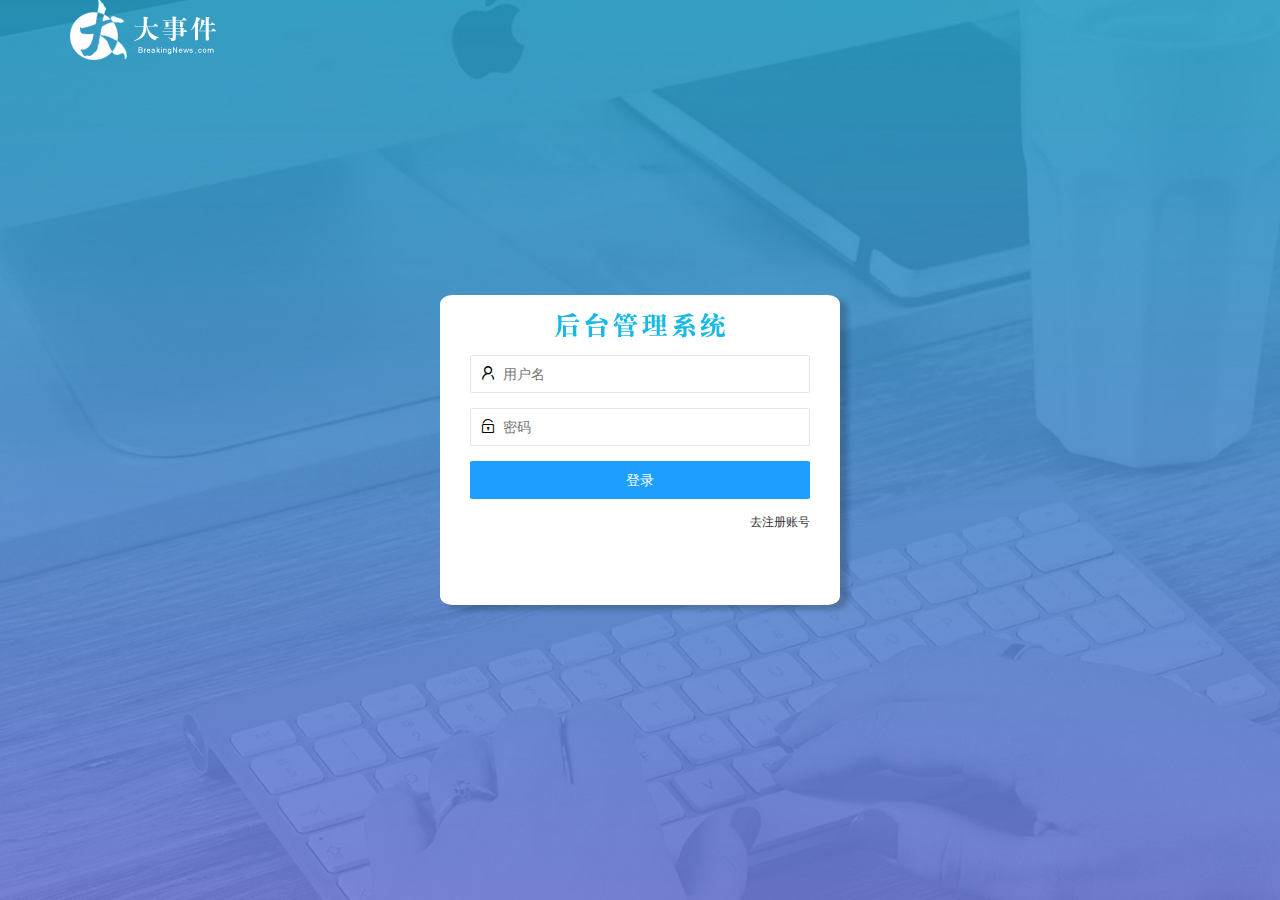
<file: code/login.html>
<!DOCTYPE html>
<html lang="en">

<head>
    <meta charset="UTF-8">
    <meta http-equiv="X-UA-Compatible" content="IE=edge">
    <meta name="viewport" content="width=device-width, initial-scale=1.0">
    <title>登录页面</title>
    <link rel="stylesheet" href="assets/lib/layui/css/layui.css">
    <link rel="stylesheet" href="assets/css/login.css" />
</head>

<body>
    <!-- 头部logo -->
    <div class="layui-main logo">
        <img src="./assets/images/logo.png" alt="" />
    </div>
    <!-- 登录注册 -->
    <div class="login">
        <div class="logo_title">
        </div>
        <!-- 登录div -->
        <div class="login-box">
            <!-- 登录表单 -->
            <form class="layui-form" id="form_login">
                <!-- 用户名 -->
                <div class="layui-form-item">
                    <i class="layui-icon layui-icon-username
                    "></i>   
                    <input type="text" name="username" required lay-verify="required" placeholder="用户名"
                        autocomplete="off" class="layui-input loginInput">
                </div>
                <!-- 密码 -->
                <div class="layui-form-item">
                    <i class="layui-icon layui-icon-password
                    "></i>   
                    <input type="password" name="password" required lay-verify="required|pwd" placeholder="密码"
                        autocomplete="off" class="layui-input loginInput">
                </div>
                <div class="layui-form-item">
                    <button class="layui-btn layui-btn-fluid layui-btn-normal " lay-submit>登录</button>

                </div>
                <div class="layui-form-item links"><a href="javascript:;" id="link_reg">去注册账号</a></div>
            </form>
        </div>
        <!-- 注册div -->
        <div class="reg-box">
            <!-- 注册表单 -->
            <form class="layui-form" id="form_reg">
                <!-- 用户名 -->
                <div class="layui-form-item">
                    <i class="layui-icon layui-icon-username
                    "></i>   
                    <input type="text" name="username" required lay-verify="required" placeholder="用户名"
                        autocomplete="off" class="layui-input loginInput">
                </div>
                <!-- 密码 -->
                <div class="layui-form-item">
                    <i class="layui-icon layui-icon-password
                    "></i>   
                    <input type="password" name="password" required lay-verify="required|pwd" placeholder="密码"
                        autocomplete="off" class="layui-input loginInput">
                </div>
                <!-- 确认密码 -->
                <div class="layui-form-item">
                    <i class="layui-icon layui-icon-password
                    "></i>   
                    <input type="password" name="regpassword" required lay-verify="required|pwd|regpwd" placeholder="确认密码"
                        autocomplete="off" class="layui-input loginInput">
                </div>
                <div class="layui-form-item">
                    <button class="layui-btn layui-btn-fluid layui-btn-normal " lay-submit>注册</button>

                </div>
                <div class="layui-form-item links"><a href="javascript:;" id="link_login">去登录</a></div>
            </form>
            
        </div>

    </div>
    <!-- layui.js -->
    <script src="./assets/lib/layui/layui.all.js"></script>
    <!-- jquery -->
    <script src="./assets/lib/jquery.js">
    </script>
    <script src="./assets/js/baseApi.js"></script>
    <!-- login -->
    <script src="./assets/js/login.js">
    </script>
</body>

</html>
</file>
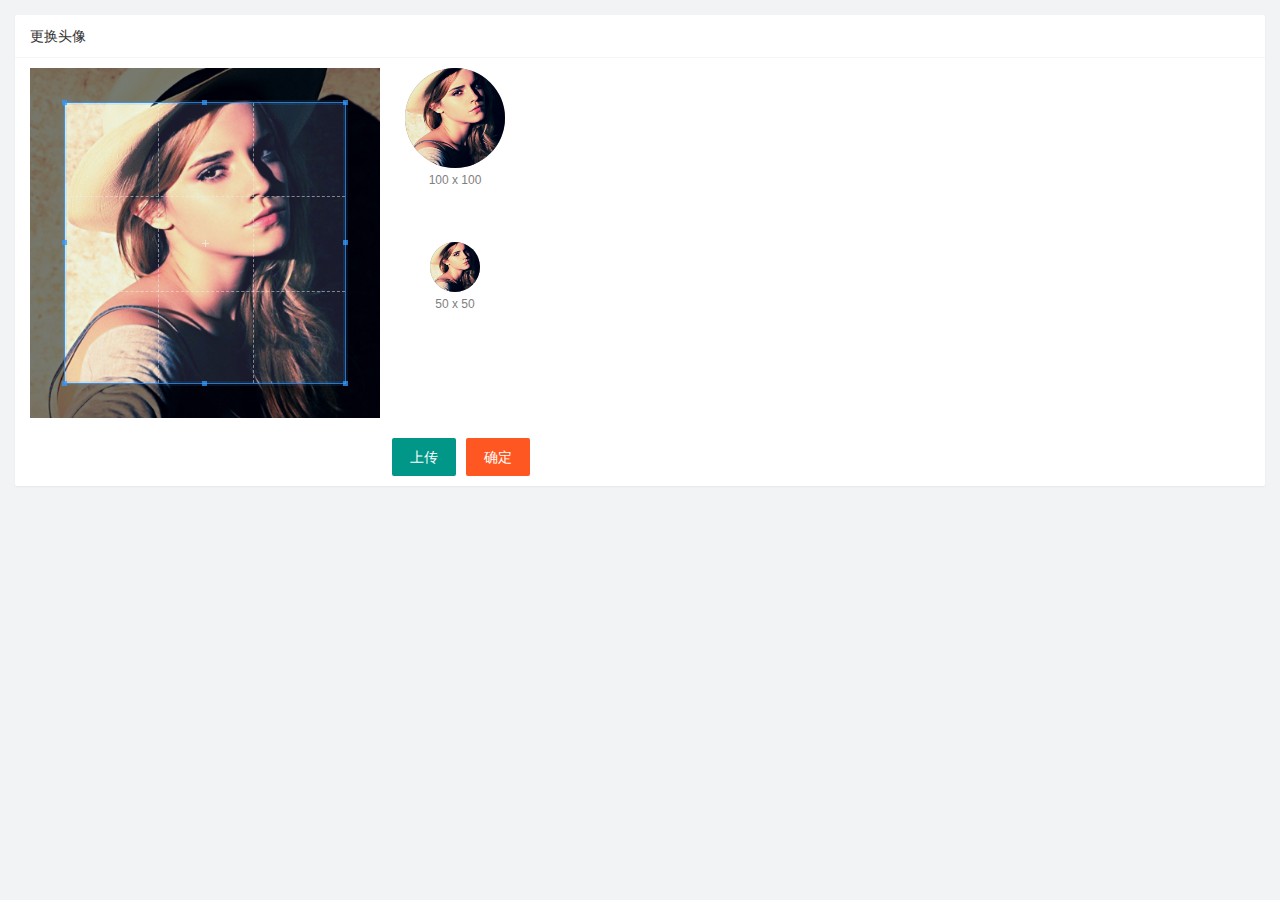
<file: code/user/user_avater.html>
<!DOCTYPE html>
<html lang="en">

<head>
    <meta charset="UTF-8">
    <meta http-equiv="X-UA-Compatible" content="IE=edge">
    <meta name="viewport" content="width=device-width, initial-scale=1.0">
    <title>Document</title>
    <link rel="stylesheet" href="../assets/lib/layui/css/layui.css" />
    <!-- 导入cropper -->
    <link rel="stylesheet" href="../assets/lib/cropper/cropper.css">
    <link rel="stylesheet" href="../assets/css/user/user_avater.css" />
</head>

<body>
    <div class="layui-card">
        <div class="layui-card-header">更换头像</div>
        <div class="layui-card-body">
            <!-- 第一行的图片裁剪和预览区域 -->
            <div class="row1">
                <!-- 图片裁剪区域 -->
                <div class="cropper-box">
                    <!-- 这个 img 标签很重要，将来会把它初始化为裁剪区域 -->
                    <img id="image" src="../assets/images/sample.jpg" />
                </div>
                <!-- 图片的预览区域 -->
                <div class="preview-box">
                    <div>
                        <!-- 宽高为 100px 的预览区域 -->
                        <div class="img-preview w100"></div>
                        <p class="size">100 x 100</p>
                    </div>
                    <div>
                        <!-- 宽高为 50px 的预览区域 -->
                        <div class="img-preview w50"></div>
                        <p class="size">50 x 50</p>
                    </div>
                </div>
            </div>
            <!-- 第二行的按钮区域 -->
            <div class="row2">
                <!-- 设置一个隐藏的文件选择按钮 -->
                <input type="file" id="file" accept="image/png,image/jpg,image/jpge,image/gif" />
                <button type="button" class="layui-btn" id="btnChooseImage">上传</button>
                <button type="button" class="layui-btn layui-btn-danger" id="btnUpload">确定</button>
            </div>
        </div>
    </div>
    <script src="../assets/lib/jquery.js"></script>
    <script src="../assets/lib/cropper/Cropper.js"></script>
    <script src="../assets/lib/cropper/jquery-cropper.js"></script>
    <script src="../assets/lib/layui/layui.all.js"></script>
    <script src="../assets/js/baseApi.js"></script>
    <script src="../assets/js/user/user_avater.js"></script>
</body>

</html>
</file>
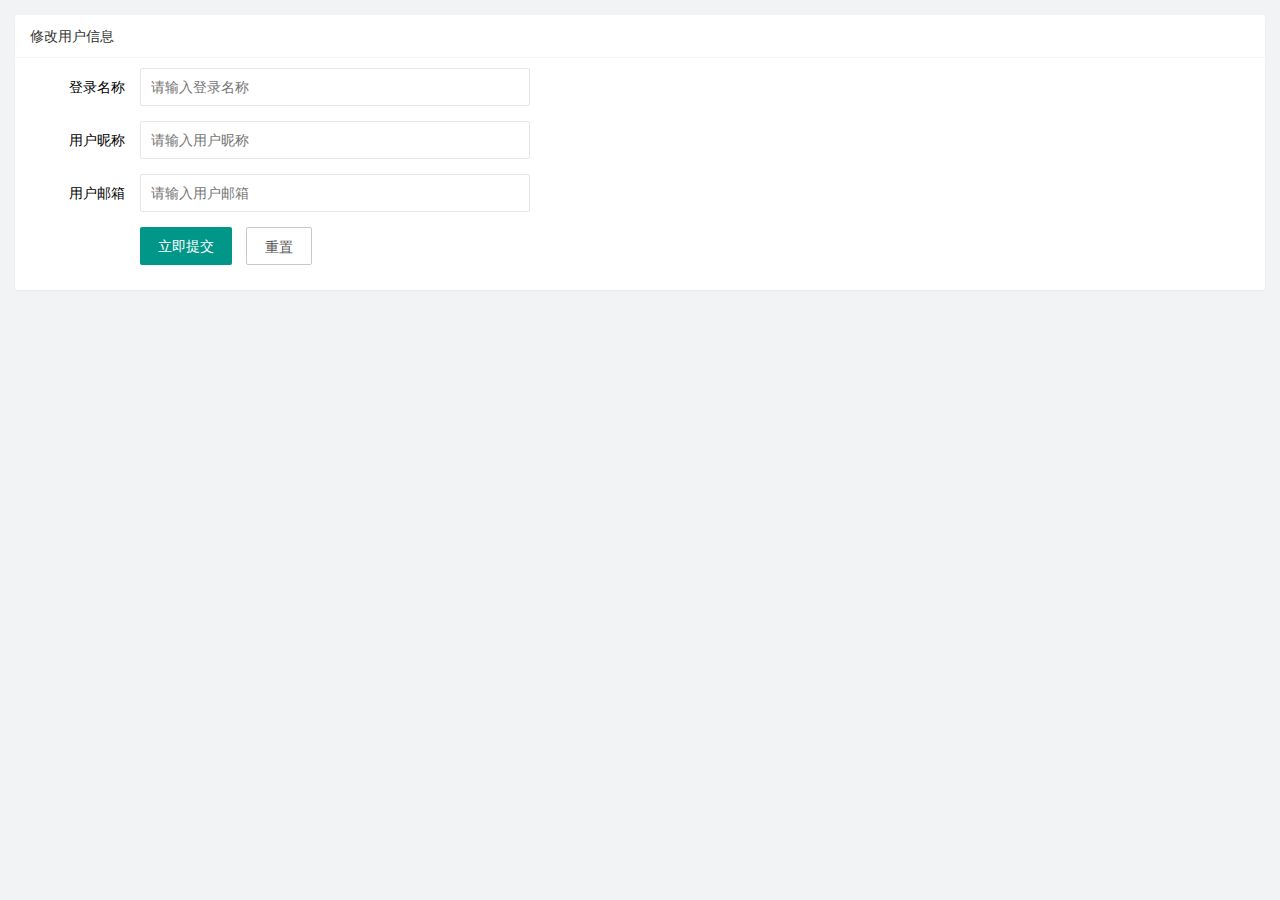
<file: code/user/user_info.html>
<!DOCTYPE html>
<html lang="en">

<head>
    <meta charset="UTF-8">
    <meta http-equiv="X-UA-Compatible" content="IE=edge">
    <meta name="viewport" content="width=device-width, initial-scale=1.0">
    <title>Document</title>
    <link rel="stylesheet" href="..//assets/lib/layui/css/layui.css">
    <link rel="stylesheet" href="../assets/css/user/user_info.css">
</head>

<body>
    <div class="layui-card">
        <div class="layui-card-header">修改用户信息</div>
        <div class="layui-card-body">
            <form class="layui-form" lay-filter="formUserInfo">
                <!-- id隐藏域 -->
                <input type="hidden" name="id"/>
                <div class="layui-form-item">
                    <label class="layui-form-label">登录名称</label>
                    <div class="layui-input-block">
                        <input type="text" name="username" required lay-verify="required" placeholder="请输入登录名称"
                            autocomplete="off" class="layui-input" readonly>
                    </div>
                </div>
                <div class="layui-form-item">
                    <label class="layui-form-label">用户昵称</label>
                    <div class="layui-input-block">
                        <input type="text" name="nickname" required lay-verify="required|nickname" placeholder="请输入用户昵称"
                            autocomplete="off" class="layui-input" >
                    </div>
                </div>
                <div class="layui-form-item">
                    <label class="layui-form-label">用户邮箱</label>
                    <div class="layui-input-block">
                        <input type="text" name="email" required lay-verify="required|email" placeholder="请输入用户邮箱"
                            autocomplete="off" class="layui-input" >
                    </div>
                </div>
                <div class="layui-form-item">
                    <div class="layui-input-block">
                        <button class="layui-btn" lay-submit lay-filter="formDemo">立即提交</button>
                        <button type="reset" class="layui-btn layui-btn-primary" id="btnReset">重置</button>
                    </div>
                </div>
            </form>
        </div>
    </div>
    <!-- 导入layui.js -->
    <script src="../assets/lib/layui/layui.all.js"></script>
    <script src="../assets/lib/jquery.js"></script>
    <!-- baseApi -->
    <script src="../assets/js/baseApi.js"></script>
    <script src="../assets/js/user/user_info.js"></script>
</body>

</html>
</file>
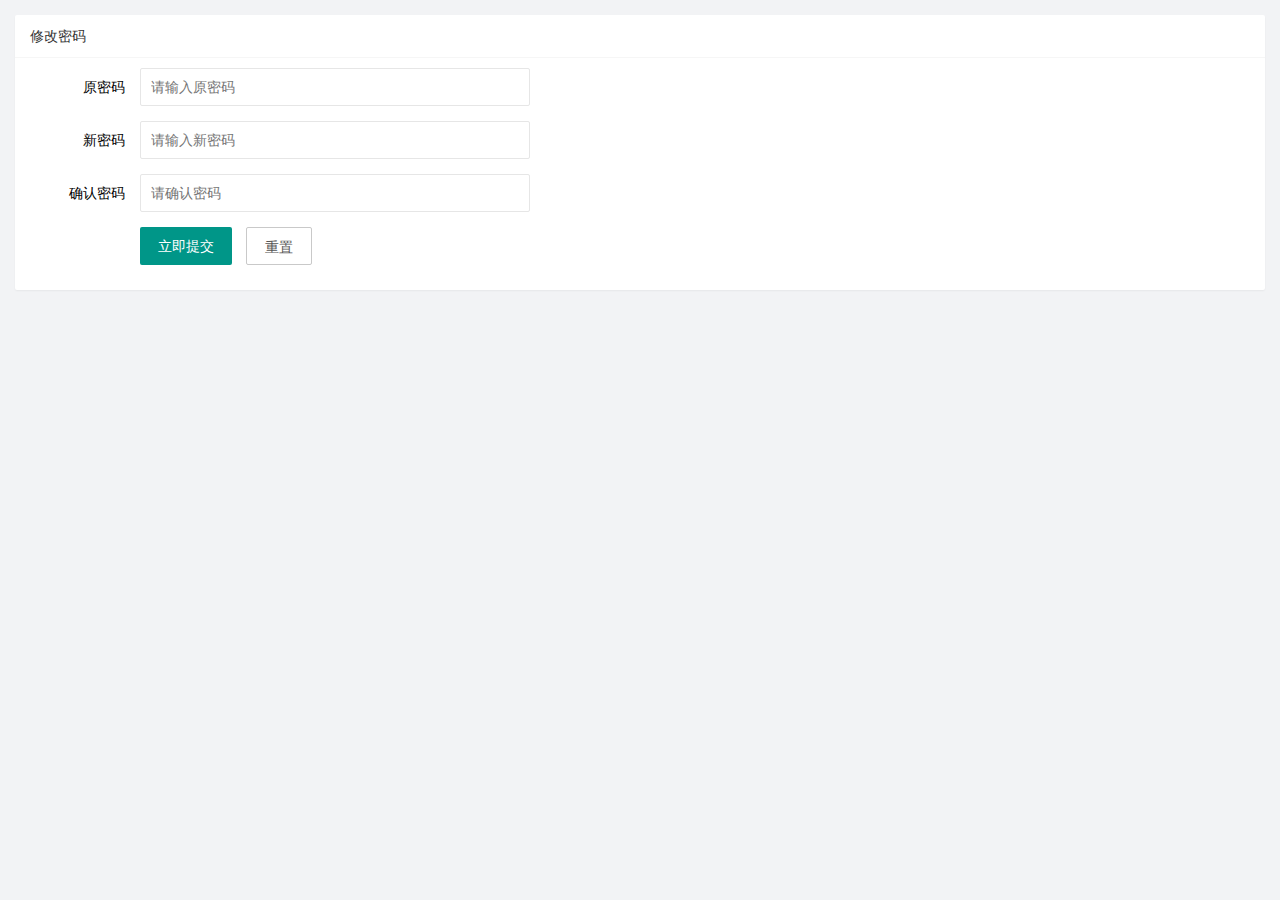
<file: code/user/user_pwd.html>
<!DOCTYPE html>
<html lang="en">

<head>
    <meta charset="UTF-8">
    <meta http-equiv="X-UA-Compatible" content="IE=edge">
    <meta name="viewport" content="width=device-width, initial-scale=1.0">
    <title>Document</title>
    <link rel="stylesheet" href="../assets/lib/layui/css/layui.css">
    <link rel="stylesheet" href="../assets/css/user/user_pwd.css">
</head>

<body>
    <div class="layui-card">
        <div class="layui-card-header">修改密码</div>
        <div class="layui-card-body">
            <form class="layui-form" action="">
                <div class="layui-form-item">
                    <label class="layui-form-label">原密码</label>
                    <div class="layui-input-block">
                        <input type="password" name="oldPwd" required lay-verify="required|pwd" placeholder="请输入原密码"
                            autocomplete="off" class="layui-input">
                    </div>
                </div>
                <div class="layui-form-item">
                    <label class="layui-form-label">新密码</label>
                    <div class="layui-input-block">
                        <input type="password" name="newPwd" required lay-verify="required|pwd|samepwd" placeholder="请输入新密码"
                            autocomplete="off" class="layui-input">
                    </div>
                </div>
                <div class="layui-form-item">
                    <label class="layui-form-label">确认密码</label>
                    <div class="layui-input-block">
                        <input type="password" name="rePwd" required lay-verify="required|pwd|repwd" placeholder="请确认密码"
                            autocomplete="off" class="layui-input">
                    </div>
                </div>
                <div class="layui-form-item">
                    <div class="layui-input-block">
                        <button class="layui-btn" lay-submit lay-filter="formDemo">立即提交</button>
                        <button type="reset" class="layui-btn layui-btn-primary" id="btnReset">重置</button>
                    </div>
                </div>
            </form>
        </div>
    </div>
    <script src="../assets/lib/layui/layui.all.js"></script>
    <script src="../assets/lib/jquery.js">
    </script>
    <!-- 导入BaseApi -->
    <script src="../assets/js/baseApi.js"></script>
    <script src="../assets/js/user/user_pwd.js"></script>
</body>

</html>
</file>
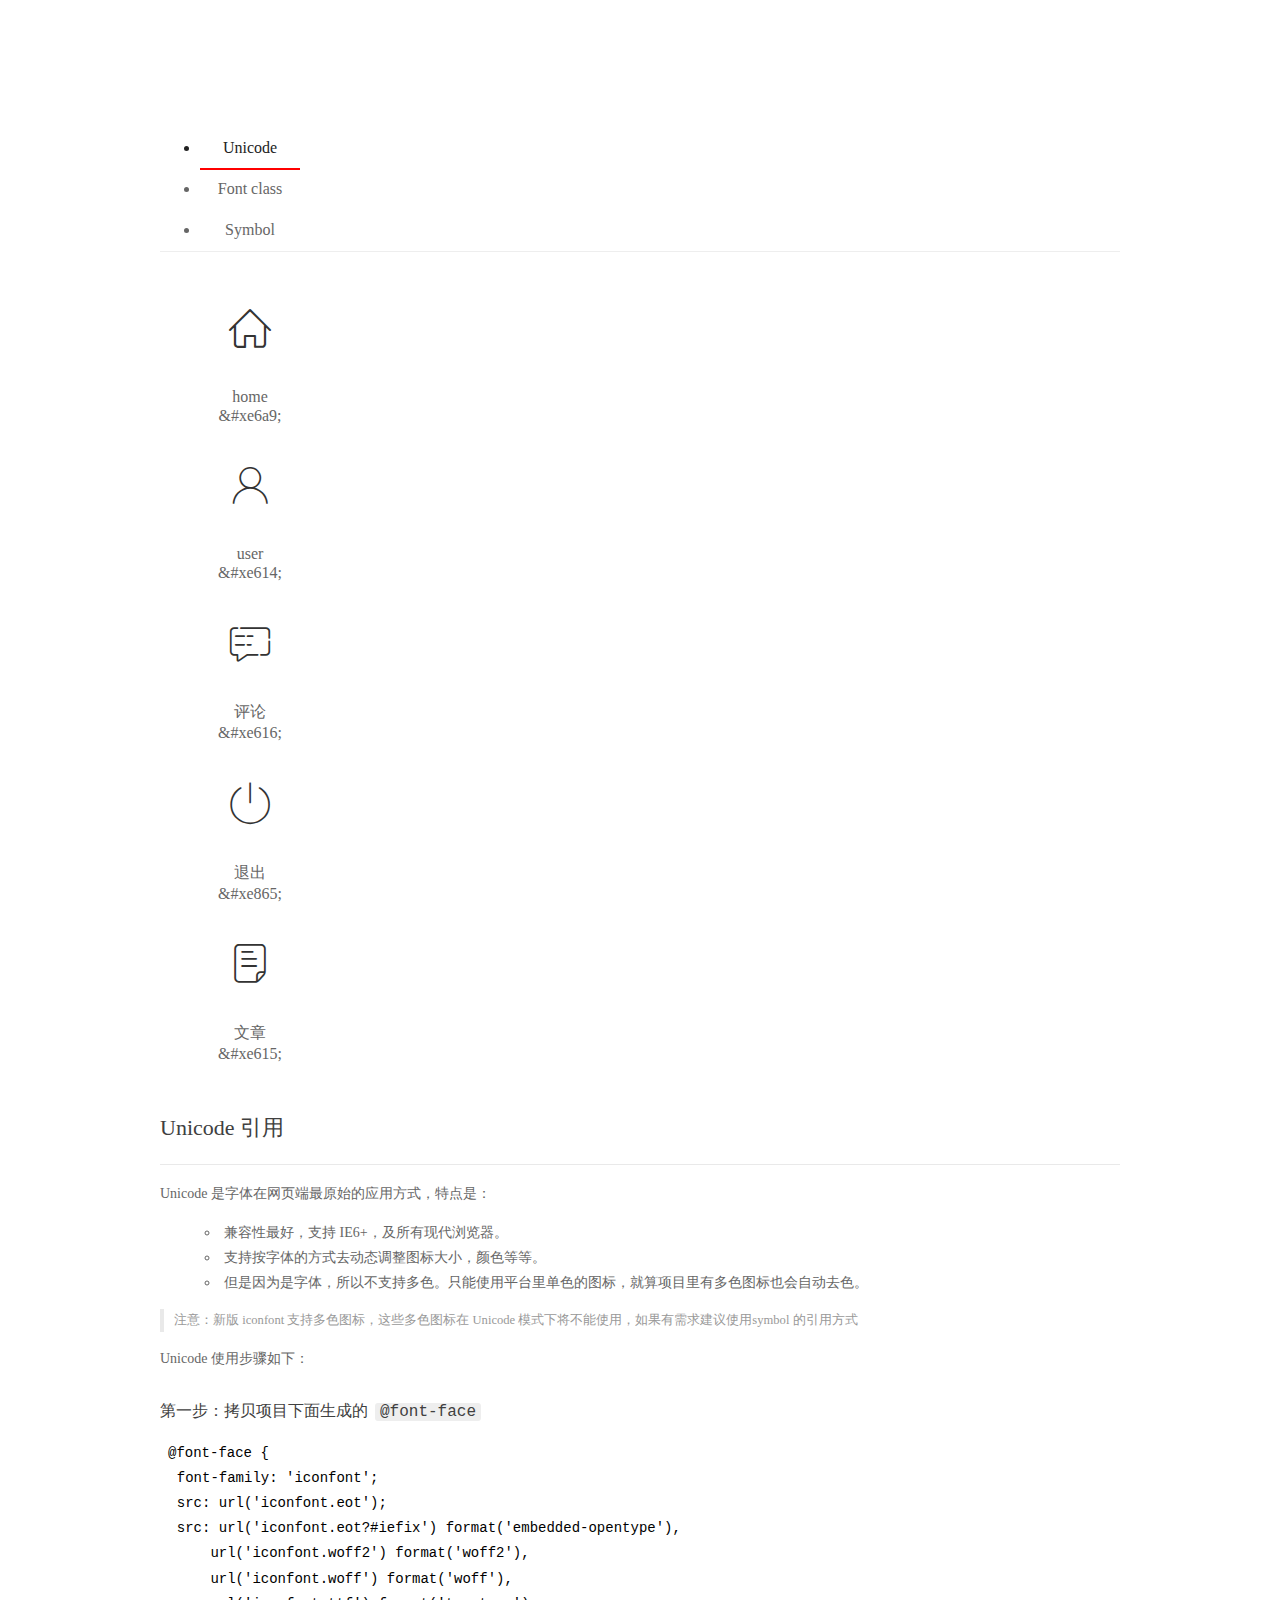
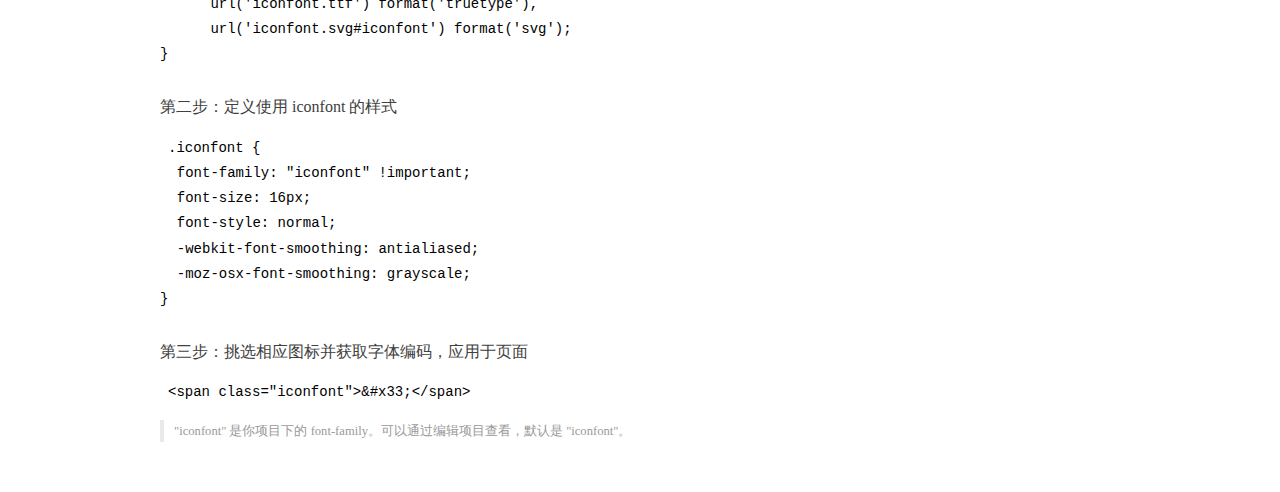
<file: code/assets/fonts/demo_index.html>
<!DOCTYPE html>
<html>
<head>
  <meta charset="utf-8"/>
  <title>IconFont Demo</title>
  <link rel="shortcut icon" href="https://gtms04.alicdn.com/tps/i4/TB1_oz6GVXXXXaFXpXXJDFnIXXX-64-64.ico" type="image/x-icon"/>
  <link rel="stylesheet" href="https://g.alicdn.com/thx/cube/1.3.2/cube.min.css">
  <link rel="stylesheet" href="demo.css">
  <link rel="stylesheet" href="iconfont.css">
  <script src="iconfont.js"></script>
  <!-- jQuery -->
  <script src="https://a1.alicdn.com/oss/uploads/2018/12/26/7bfddb60-08e8-11e9-9b04-53e73bb6408b.js"></script>
  <!-- 代码高亮 -->
  <script src="https://a1.alicdn.com/oss/uploads/2018/12/26/a3f714d0-08e6-11e9-8a15-ebf944d7534c.js"></script>
</head>
<body>
  <div class="main">
    <h1 class="logo"><a href="https://www.iconfont.cn/" title="iconfont 首页" target="_blank">&#xe86b;</a></h1>
    <div class="nav-tabs">
      <ul id="tabs" class="dib-box">
        <li class="dib active"><span>Unicode</span></li>
        <li class="dib"><span>Font class</span></li>
        <li class="dib"><span>Symbol</span></li>
      </ul>
      
    </div>
    <div class="tab-container">
      <div class="content unicode" style="display: block;">
          <ul class="icon_lists dib-box">
          
            <li class="dib">
              <span class="icon iconfont">&#xe6a9;</span>
                <div class="name">home</div>
                <div class="code-name">&amp;#xe6a9;</div>
              </li>
          
            <li class="dib">
              <span class="icon iconfont">&#xe614;</span>
                <div class="name">user</div>
                <div class="code-name">&amp;#xe614;</div>
              </li>
          
            <li class="dib">
              <span class="icon iconfont">&#xe616;</span>
                <div class="name">评论</div>
                <div class="code-name">&amp;#xe616;</div>
              </li>
          
            <li class="dib">
              <span class="icon iconfont">&#xe865;</span>
                <div class="name">退出</div>
                <div class="code-name">&amp;#xe865;</div>
              </li>
          
            <li class="dib">
              <span class="icon iconfont">&#xe615;</span>
                <div class="name">文章</div>
                <div class="code-name">&amp;#xe615;</div>
              </li>
          
          </ul>
          <div class="article markdown">
          <h2 id="unicode-">Unicode 引用</h2>
          <hr>

          <p>Unicode 是字体在网页端最原始的应用方式，特点是：</p>
          <ul>
            <li>兼容性最好，支持 IE6+，及所有现代浏览器。</li>
            <li>支持按字体的方式去动态调整图标大小，颜色等等。</li>
            <li>但是因为是字体，所以不支持多色。只能使用平台里单色的图标，就算项目里有多色图标也会自动去色。</li>
          </ul>
          <blockquote>
            <p>注意：新版 iconfont 支持多色图标，这些多色图标在 Unicode 模式下将不能使用，如果有需求建议使用symbol 的引用方式</p>
          </blockquote>
          <p>Unicode 使用步骤如下：</p>
          <h3 id="-font-face">第一步：拷贝项目下面生成的 <code>@font-face</code></h3>
<pre><code class="language-css"
>@font-face {
  font-family: 'iconfont';
  src: url('iconfont.eot');
  src: url('iconfont.eot?#iefix') format('embedded-opentype'),
      url('iconfont.woff2') format('woff2'),
      url('iconfont.woff') format('woff'),
      url('iconfont.ttf') format('truetype'),
      url('iconfont.svg#iconfont') format('svg');
}
</code></pre>
          <h3 id="-iconfont-">第二步：定义使用 iconfont 的样式</h3>
<pre><code class="language-css"
>.iconfont {
  font-family: "iconfont" !important;
  font-size: 16px;
  font-style: normal;
  -webkit-font-smoothing: antialiased;
  -moz-osx-font-smoothing: grayscale;
}
</code></pre>
          <h3 id="-">第三步：挑选相应图标并获取字体编码，应用于页面</h3>
<pre>
<code class="language-html"
>&lt;span class="iconfont"&gt;&amp;#x33;&lt;/span&gt;
</code></pre>
          <blockquote>
            <p>"iconfont" 是你项目下的 font-family。可以通过编辑项目查看，默认是 "iconfont"。</p>
          </blockquote>
          </div>
      </div>
      <div class="content font-class">
        <ul class="icon_lists dib-box">
          
          <li class="dib">
            <span class="icon iconfont icon-home"></span>
            <div class="name">
              home
            </div>
            <div class="code-name">.icon-home
            </div>
          </li>
          
          <li class="dib">
            <span class="icon iconfont icon-user"></span>
            <div class="name">
              user
            </div>
            <div class="code-name">.icon-user
            </div>
          </li>
          
          <li class="dib">
            <span class="icon iconfont icon-pinglun"></span>
            <div class="name">
              评论
            </div>
            <div class="code-name">.icon-pinglun
            </div>
          </li>
          
          <li class="dib">
            <span class="icon iconfont icon-tuichu"></span>
            <div class="name">
              退出
            </div>
            <div class="code-name">.icon-tuichu
            </div>
          </li>
          
          <li class="dib">
            <span class="icon iconfont icon-16"></span>
            <div class="name">
              文章
            </div>
            <div class="code-name">.icon-16
            </div>
          </li>
          
        </ul>
        <div class="article markdown">
        <h2 id="font-class-">font-class 引用</h2>
        <hr>

        <p>font-class 是 Unicode 使用方式的一种变种，主要是解决 Unicode 书写不直观，语意不明确的问题。</p>
        <p>与 Unicode 使用方式相比，具有如下特点：</p>
        <ul>
          <li>兼容性良好，支持 IE8+，及所有现代浏览器。</li>
          <li>相比于 Unicode 语意明确，书写更直观。可以很容易分辨这个 icon 是什么。</li>
          <li>因为使用 class 来定义图标，所以当要替换图标时，只需要修改 class 里面的 Unicode 引用。</li>
          <li>不过因为本质上还是使用的字体，所以多色图标还是不支持的。</li>
        </ul>
        <p>使用步骤如下：</p>
        <h3 id="-fontclass-">第一步：引入项目下面生成的 fontclass 代码：</h3>
<pre><code class="language-html">&lt;link rel="stylesheet" href="./iconfont.css"&gt;
</code></pre>
        <h3 id="-">第二步：挑选相应图标并获取类名，应用于页面：</h3>
<pre><code class="language-html">&lt;span class="iconfont icon-xxx"&gt;&lt;/span&gt;
</code></pre>
        <blockquote>
          <p>"
            iconfont" 是你项目下的 font-family。可以通过编辑项目查看，默认是 "iconfont"。</p>
        </blockquote>
      </div>
      </div>
      <div class="content symbol">
          <ul class="icon_lists dib-box">
          
            <li class="dib">
                <svg class="icon svg-icon" aria-hidden="true">
                  <use xlink:href="#icon-home"></use>
                </svg>
                <div class="name">home</div>
                <div class="code-name">#icon-home</div>
            </li>
          
            <li class="dib">
                <svg class="icon svg-icon" aria-hidden="true">
                  <use xlink:href="#icon-user"></use>
                </svg>
                <div class="name">user</div>
                <div class="code-name">#icon-user</div>
            </li>
          
            <li class="dib">
                <svg class="icon svg-icon" aria-hidden="true">
                  <use xlink:href="#icon-pinglun"></use>
                </svg>
                <div class="name">评论</div>
                <div class="code-name">#icon-pinglun</div>
            </li>
          
            <li class="dib">
                <svg class="icon svg-icon" aria-hidden="true">
                  <use xlink:href="#icon-tuichu"></use>
                </svg>
                <div class="name">退出</div>
                <div class="code-name">#icon-tuichu</div>
            </li>
          
            <li class="dib">
                <svg class="icon svg-icon" aria-hidden="true">
                  <use xlink:href="#icon-16"></use>
                </svg>
                <div class="name">文章</div>
                <div class="code-name">#icon-16</div>
            </li>
          
          </ul>
          <div class="article markdown">
          <h2 id="symbol-">Symbol 引用</h2>
          <hr>

          <p>这是一种全新的使用方式，应该说这才是未来的主流，也是平台目前推荐的用法。相关介绍可以参考这篇<a href="">文章</a>
            这种用法其实是做了一个 SVG 的集合，与另外两种相比具有如下特点：</p>
          <ul>
            <li>支持多色图标了，不再受单色限制。</li>
            <li>通过一些技巧，支持像字体那样，通过 <code>font-size</code>, <code>color</code> 来调整样式。</li>
            <li>兼容性较差，支持 IE9+，及现代浏览器。</li>
            <li>浏览器渲染 SVG 的性能一般，还不如 png。</li>
          </ul>
          <p>使用步骤如下：</p>
          <h3 id="-symbol-">第一步：引入项目下面生成的 symbol 代码：</h3>
<pre><code class="language-html">&lt;script src="./iconfont.js"&gt;&lt;/script&gt;
</code></pre>
          <h3 id="-css-">第二步：加入通用 CSS 代码（引入一次就行）：</h3>
<pre><code class="language-html">&lt;style&gt;
.icon {
  width: 1em;
  height: 1em;
  vertical-align: -0.15em;
  fill: currentColor;
  overflow: hidden;
}
&lt;/style&gt;
</code></pre>
          <h3 id="-">第三步：挑选相应图标并获取类名，应用于页面：</h3>
<pre><code class="language-html">&lt;svg class="icon" aria-hidden="true"&gt;
  &lt;use xlink:href="#icon-xxx"&gt;&lt;/use&gt;
&lt;/svg&gt;
</code></pre>
          </div>
      </div>

    </div>
  </div>
  <script>
  $(document).ready(function () {
      $('.tab-container .content:first').show()

      $('#tabs li').click(function (e) {
        var tabContent = $('.tab-container .content')
        var index = $(this).index()

        if ($(this).hasClass('active')) {
          return
        } else {
          $('#tabs li').removeClass('active')
          $(this).addClass('active')

          tabContent.hide().eq(index).fadeIn()
        }
      })
    })
  </script>
</body>
</html>
</file>
<file: code/assets/lib/layui/css/layui.css>
/** layui-v2.5.5 MIT License By https://www.layui.com */
 .layui-inline,img{display:inline-block;vertical-align:middle}h1,h2,h3,h4,h5,h6{font-weight:400}.layui-edge,.layui-header,.layui-inline,.layui-main{position:relative}.layui-body,.layui-edge,.layui-elip{overflow:hidden}.layui-btn,.layui-edge,.layui-inline,img{vertical-align:middle}.layui-btn,.layui-disabled,.layui-icon,.layui-unselect{-moz-user-select:none;-webkit-user-select:none;-ms-user-select:none}.layui-elip,.layui-form-checkbox span,.layui-form-pane .layui-form-label{text-overflow:ellipsis;white-space:nowrap}.layui-breadcrumb,.layui-tree-btnGroup{visibility:hidden}blockquote,body,button,dd,div,dl,dt,form,h1,h2,h3,h4,h5,h6,input,li,ol,p,pre,td,textarea,th,ul{margin:0;padding:0;-webkit-tap-highlight-color:rgba(0,0,0,0)}a:active,a:hover{outline:0}img{border:none}li{list-style:none}table{border-collapse:collapse;border-spacing:0}h4,h5,h6{font-size:100%}button,input,optgroup,option,select,textarea{font-family:inherit;font-size:inherit;font-style:inherit;font-weight:inherit;outline:0}pre{white-space:pre-wrap;white-space:-moz-pre-wrap;white-space:-pre-wrap;white-space:-o-pre-wrap;word-wrap:break-word}body{line-height:24px;font:14px Helvetica Neue,Helvetica,PingFang SC,Tahoma,Arial,sans-serif}hr{height:1px;margin:10px 0;border:0;clear:both}a{color:#333;text-decoration:none}a:hover{color:#777}a cite{font-style:normal;*cursor:pointer}.layui-border-box,.layui-border-box *{box-sizing:border-box}.layui-box,.layui-box *{box-sizing:content-box}.layui-clear{clear:both;*zoom:1}.layui-clear:after{content:'\20';clear:both;*zoom:1;display:block;height:0}.layui-inline{*display:inline;*zoom:1}.layui-edge{display:inline-block;width:0;height:0;border-width:6px;border-style:dashed;border-color:transparent}.layui-edge-top{top:-4px;border-bottom-color:#999;border-bottom-style:solid}.layui-edge-right{border-left-color:#999;border-left-style:solid}.layui-edge-bottom{top:2px;border-top-color:#999;border-top-style:solid}.layui-edge-left{border-right-color:#999;border-right-style:solid}.layui-disabled,.layui-disabled:hover{color:#d2d2d2!important;cursor:not-allowed!important}.layui-circle{border-radius:100%}.layui-show{display:block!important}.layui-hide{display:none!important}@font-face{font-family:layui-icon;src:url(../font/iconfont.eot?v=250);src:url(../font/iconfont.eot?v=250#iefix) format('embedded-opentype'),url(../font/iconfont.woff2?v=250) format('woff2'),url(../font/iconfont.woff?v=250) format('woff'),url(../font/iconfont.ttf?v=250) format('truetype'),url(../font/iconfont.svg?v=250#layui-icon) format('svg')}.layui-icon{font-family:layui-icon!important;font-size:16px;font-style:normal;-webkit-font-smoothing:antialiased;-moz-osx-font-smoothing:grayscale}.layui-icon-reply-fill:before{content:"\e611"}.layui-icon-set-fill:before{content:"\e614"}.layui-icon-menu-fill:before{content:"\e60f"}.layui-icon-search:before{content:"\e615"}.layui-icon-share:before{content:"\e641"}.layui-icon-set-sm:before{content:"\e620"}.layui-icon-engine:before{content:"\e628"}.layui-icon-close:before{content:"\1006"}.layui-icon-close-fill:before{content:"\1007"}.layui-icon-chart-screen:before{content:"\e629"}.layui-icon-star:before{content:"\e600"}.layui-icon-circle-dot:before{content:"\e617"}.layui-icon-chat:before{content:"\e606"}.layui-icon-release:before{content:"\e609"}.layui-icon-list:before{content:"\e60a"}.layui-icon-chart:before{content:"\e62c"}.layui-icon-ok-circle:before{content:"\1005"}.layui-icon-layim-theme:before{content:"\e61b"}.layui-icon-table:before{content:"\e62d"}.layui-icon-right:before{content:"\e602"}.layui-icon-left:before{content:"\e603"}.layui-icon-cart-simple:before{content:"\e698"}.layui-icon-face-cry:before{content:"\e69c"}.layui-icon-face-smile:before{content:"\e6af"}.layui-icon-survey:before{content:"\e6b2"}.layui-icon-tree:before{content:"\e62e"}.layui-icon-upload-circle:before{content:"\e62f"}.layui-icon-add-circle:before{content:"\e61f"}.layui-icon-download-circle:before{content:"\e601"}.layui-icon-templeate-1:before{content:"\e630"}.layui-icon-util:before{content:"\e631"}.layui-icon-face-surprised:before{content:"\e664"}.layui-icon-edit:before{content:"\e642"}.layui-icon-speaker:before{content:"\e645"}.layui-icon-down:before{content:"\e61a"}.layui-icon-file:before{content:"\e621"}.layui-icon-layouts:before{content:"\e632"}.layui-icon-rate-half:before{content:"\e6c9"}.layui-icon-add-circle-fine:before{content:"\e608"}.layui-icon-prev-circle:before{content:"\e633"}.layui-icon-read:before{content:"\e705"}.layui-icon-404:before{content:"\e61c"}.layui-icon-carousel:before{content:"\e634"}.layui-icon-help:before{content:"\e607"}.layui-icon-code-circle:before{content:"\e635"}.layui-icon-water:before{content:"\e636"}.layui-icon-username:before{content:"\e66f"}.layui-icon-find-fill:before{content:"\e670"}.layui-icon-about:before{content:"\e60b"}.layui-icon-location:before{content:"\e715"}.layui-icon-up:before{content:"\e619"}.layui-icon-pause:before{content:"\e651"}.layui-icon-date:before{content:"\e637"}.layui-icon-layim-uploadfile:before{content:"\e61d"}.layui-icon-delete:before{content:"\e640"}.layui-icon-play:before{content:"\e652"}.layui-icon-top:before{content:"\e604"}.layui-icon-friends:before{content:"\e612"}.layui-icon-refresh-3:before{content:"\e9aa"}.layui-icon-ok:before{content:"\e605"}.layui-icon-layer:before{content:"\e638"}.layui-icon-face-smile-fine:before{content:"\e60c"}.layui-icon-dollar:before{content:"\e659"}.layui-icon-group:before{content:"\e613"}.layui-icon-layim-download:before{content:"\e61e"}.layui-icon-picture-fine:before{content:"\e60d"}.layui-icon-link:before{content:"\e64c"}.layui-icon-diamond:before{content:"\e735"}.layui-icon-log:before{content:"\e60e"}.layui-icon-rate-solid:before{content:"\e67a"}.layui-icon-fonts-del:before{content:"\e64f"}.layui-icon-unlink:before{content:"\e64d"}.layui-icon-fonts-clear:before{content:"\e639"}.layui-icon-triangle-r:before{content:"\e623"}.layui-icon-circle:before{content:"\e63f"}.layui-icon-radio:before{content:"\e643"}.layui-icon-align-center:before{content:"\e647"}.layui-icon-align-right:before{content:"\e648"}.layui-icon-align-left:before{content:"\e649"}.layui-icon-loading-1:before{content:"\e63e"}.layui-icon-return:before{content:"\e65c"}.layui-icon-fonts-strong:before{content:"\e62b"}.layui-icon-upload:before{content:"\e67c"}.layui-icon-dialogue:before{content:"\e63a"}.layui-icon-video:before{content:"\e6ed"}.layui-icon-headset:before{content:"\e6fc"}.layui-icon-cellphone-fine:before{content:"\e63b"}.layui-icon-add-1:before{content:"\e654"}.layui-icon-face-smile-b:before{content:"\e650"}.layui-icon-fonts-html:before{content:"\e64b"}.layui-icon-form:before{content:"\e63c"}.layui-icon-cart:before{content:"\e657"}.layui-icon-camera-fill:before{content:"\e65d"}.layui-icon-tabs:before{content:"\e62a"}.layui-icon-fonts-code:before{content:"\e64e"}.layui-icon-fire:before{content:"\e756"}.layui-icon-set:before{content:"\e716"}.layui-icon-fonts-u:before{content:"\e646"}.layui-icon-triangle-d:before{content:"\e625"}.layui-icon-tips:before{content:"\e702"}.layui-icon-picture:before{content:"\e64a"}.layui-icon-more-vertical:before{content:"\e671"}.layui-icon-flag:before{content:"\e66c"}.layui-icon-loading:before{content:"\e63d"}.layui-icon-fonts-i:before{content:"\e644"}.layui-icon-refresh-1:before{content:"\e666"}.layui-icon-rmb:before{content:"\e65e"}.layui-icon-home:before{content:"\e68e"}.layui-icon-user:before{content:"\e770"}.layui-icon-notice:before{content:"\e667"}.layui-icon-login-weibo:before{content:"\e675"}.layui-icon-voice:before{content:"\e688"}.layui-icon-upload-drag:before{content:"\e681"}.layui-icon-login-qq:before{content:"\e676"}.layui-icon-snowflake:before{content:"\e6b1"}.layui-icon-file-b:before{content:"\e655"}.layui-icon-template:before{content:"\e663"}.layui-icon-auz:before{content:"\e672"}.layui-icon-console:before{content:"\e665"}.layui-icon-app:before{content:"\e653"}.layui-icon-prev:before{content:"\e65a"}.layui-icon-website:before{content:"\e7ae"}.layui-icon-next:before{content:"\e65b"}.layui-icon-component:before{content:"\e857"}.layui-icon-more:before{content:"\e65f"}.layui-icon-login-wechat:before{content:"\e677"}.layui-icon-shrink-right:before{content:"\e668"}.layui-icon-spread-left:before{content:"\e66b"}.layui-icon-camera:before{content:"\e660"}.layui-icon-note:before{content:"\e66e"}.layui-icon-refresh:before{content:"\e669"}.layui-icon-female:before{content:"\e661"}.layui-icon-male:before{content:"\e662"}.layui-icon-password:before{content:"\e673"}.layui-icon-senior:before{content:"\e674"}.layui-icon-theme:before{content:"\e66a"}.layui-icon-tread:before{content:"\e6c5"}.layui-icon-praise:before{content:"\e6c6"}.layui-icon-star-fill:before{content:"\e658"}.layui-icon-rate:before{content:"\e67b"}.layui-icon-template-1:before{content:"\e656"}.layui-icon-vercode:before{content:"\e679"}.layui-icon-cellphone:before{content:"\e678"}.layui-icon-screen-full:before{content:"\e622"}.layui-icon-screen-restore:before{content:"\e758"}.layui-icon-cols:before{content:"\e610"}.layui-icon-export:before{content:"\e67d"}.layui-icon-print:before{content:"\e66d"}.layui-icon-slider:before{content:"\e714"}.layui-icon-addition:before{content:"\e624"}.layui-icon-subtraction:before{content:"\e67e"}.layui-icon-service:before{content:"\e626"}.layui-icon-transfer:before{content:"\e691"}.layui-main{width:1140px;margin:0 auto}.layui-header{z-index:1000;height:60px}.layui-header a:hover{transition:all .5s;-webkit-transition:all .5s}.layui-side{position:fixed;left:0;top:0;bottom:0;z-index:999;width:200px;overflow-x:hidden}.layui-side-scroll{position:relative;width:220px;height:100%;overflow-x:hidden}.layui-body{position:absolute;left:200px;right:0;top:0;bottom:0;z-index:998;width:auto;overflow-y:auto;box-sizing:border-box}.layui-layout-body{overflow:hidden}.layui-layout-admin .layui-header{background-color:#23262E}.layui-layout-admin .layui-side{top:60px;width:200px;overflow-x:hidden}.layui-layout-admin .layui-body{position:fixed;top:60px;bottom:44px}.layui-layout-admin .layui-main{width:auto;margin:0 15px}.layui-layout-admin .layui-footer{position:fixed;left:200px;right:0;bottom:0;height:44px;line-height:44px;padding:0 15px;background-color:#eee}.layui-layout-admin .layui-logo{position:absolute;left:0;top:0;width:200px;height:100%;line-height:60px;text-align:center;color:#009688;font-size:16px}.layui-layout-admin .layui-header .layui-nav{background:0 0}.layui-layout-left{position:absolute!important;left:200px;top:0}.layui-layout-right{position:absolute!important;right:0;top:0}.layui-container{position:relative;margin:0 auto;padding:0 15px;box-sizing:border-box}.layui-fluid{position:relative;margin:0 auto;padding:0 15px}.layui-row:after,.layui-row:before{content:'';display:block;clear:both}.layui-col-lg1,.layui-col-lg10,.layui-col-lg11,.layui-col-lg12,.layui-col-lg2,.layui-col-lg3,.layui-col-lg4,.layui-col-lg5,.layui-col-lg6,.layui-col-lg7,.layui-col-lg8,.layui-col-lg9,.layui-col-md1,.layui-col-md10,.layui-col-md11,.layui-col-md12,.layui-col-md2,.layui-col-md3,.layui-col-md4,.layui-col-md5,.layui-col-md6,.layui-col-md7,.layui-col-md8,.layui-col-md9,.layui-col-sm1,.layui-col-sm10,.layui-col-sm11,.layui-col-sm12,.layui-col-sm2,.layui-col-sm3,.layui-col-sm4,.layui-col-sm5,.layui-col-sm6,.layui-col-sm7,.layui-col-sm8,.layui-col-sm9,.layui-col-xs1,.layui-col-xs10,.layui-col-xs11,.layui-col-xs12,.layui-col-xs2,.layui-col-xs3,.layui-col-xs4,.layui-col-xs5,.layui-col-xs6,.layui-col-xs7,.layui-col-xs8,.layui-col-xs9{position:relative;display:block;box-sizing:border-box}.layui-col-xs1,.layui-col-xs10,.layui-col-xs11,.layui-col-xs12,.layui-col-xs2,.layui-col-xs3,.layui-col-xs4,.layui-col-xs5,.layui-col-xs6,.layui-col-xs7,.layui-col-xs8,.layui-col-xs9{float:left}.layui-col-xs1{width:8.33333333%}.layui-col-xs2{width:16.66666667%}.layui-col-xs3{width:25%}.layui-col-xs4{width:33.33333333%}.layui-col-xs5{width:41.66666667%}.layui-col-xs6{width:50%}.layui-col-xs7{width:58.33333333%}.layui-col-xs8{width:66.66666667%}.layui-col-xs9{width:75%}.layui-col-xs10{width:83.33333333%}.layui-col-xs11{width:91.66666667%}.layui-col-xs12{width:100%}.layui-col-xs-offset1{margin-left:8.33333333%}.layui-col-xs-offset2{margin-left:16.66666667%}.layui-col-xs-offset3{margin-left:25%}.layui-col-xs-offset4{margin-left:33.33333333%}.layui-col-xs-offset5{margin-left:41.66666667%}.layui-col-xs-offset6{margin-left:50%}.layui-col-xs-offset7{margin-left:58.33333333%}.layui-col-xs-offset8{margin-left:66.66666667%}.layui-col-xs-offset9{margin-left:75%}.layui-col-xs-offset10{margin-left:83.33333333%}.layui-col-xs-offset11{margin-left:91.66666667%}.layui-col-xs-offset12{margin-left:100%}@media screen and (max-width:768px){.layui-hide-xs{display:none!important}.layui-show-xs-block{display:block!important}.layui-show-xs-inline{display:inline!important}.layui-show-xs-inline-block{display:inline-block!important}}@media screen and (min-width:768px){.layui-container{width:750px}.layui-hide-sm{display:none!important}.layui-show-sm-block{display:block!important}.layui-show-sm-inline{display:inline!important}.layui-show-sm-inline-block{display:inline-block!important}.layui-col-sm1,.layui-col-sm10,.layui-col-sm11,.layui-col-sm12,.layui-col-sm2,.layui-col-sm3,.layui-col-sm4,.layui-col-sm5,.layui-col-sm6,.layui-col-sm7,.layui-col-sm8,.layui-col-sm9{float:left}.layui-col-sm1{width:8.33333333%}.layui-col-sm2{width:16.66666667%}.layui-col-sm3{width:25%}.layui-col-sm4{width:33.33333333%}.layui-col-sm5{width:41.66666667%}.layui-col-sm6{width:50%}.layui-col-sm7{width:58.33333333%}.layui-col-sm8{width:66.66666667%}.layui-col-sm9{width:75%}.layui-col-sm10{width:83.33333333%}.layui-col-sm11{width:91.66666667%}.layui-col-sm12{width:100%}.layui-col-sm-offset1{margin-left:8.33333333%}.layui-col-sm-offset2{margin-left:16.66666667%}.layui-col-sm-offset3{margin-left:25%}.layui-col-sm-offset4{margin-left:33.33333333%}.layui-col-sm-offset5{margin-left:41.66666667%}.layui-col-sm-offset6{margin-left:50%}.layui-col-sm-offset7{margin-left:58.33333333%}.layui-col-sm-offset8{margin-left:66.66666667%}.layui-col-sm-offset9{margin-left:75%}.layui-col-sm-offset10{margin-left:83.33333333%}.layui-col-sm-offset11{margin-left:91.66666667%}.layui-col-sm-offset12{margin-left:100%}}@media screen and (min-width:992px){.layui-container{width:970px}.layui-hide-md{display:none!important}.layui-show-md-block{display:block!important}.layui-show-md-inline{display:inline!important}.layui-show-md-inline-block{display:inline-block!important}.layui-col-md1,.layui-col-md10,.layui-col-md11,.layui-col-md12,.layui-col-md2,.layui-col-md3,.layui-col-md4,.layui-col-md5,.layui-col-md6,.layui-col-md7,.layui-col-md8,.layui-col-md9{float:left}.layui-col-md1{width:8.33333333%}.layui-col-md2{width:16.66666667%}.layui-col-md3{width:25%}.layui-col-md4{width:33.33333333%}.layui-col-md5{width:41.66666667%}.layui-col-md6{width:50%}.layui-col-md7{width:58.33333333%}.layui-col-md8{width:66.66666667%}.layui-col-md9{width:75%}.layui-col-md10{width:83.33333333%}.layui-col-md11{width:91.66666667%}.layui-col-md12{width:100%}.layui-col-md-offset1{margin-left:8.33333333%}.layui-col-md-offset2{margin-left:16.66666667%}.layui-col-md-offset3{margin-left:25%}.layui-col-md-offset4{margin-left:33.33333333%}.layui-col-md-offset5{margin-left:41.66666667%}.layui-col-md-offset6{margin-left:50%}.layui-col-md-offset7{margin-left:58.33333333%}.layui-col-md-offset8{margin-left:66.66666667%}.layui-col-md-offset9{margin-left:75%}.layui-col-md-offset10{margin-left:83.33333333%}.layui-col-md-offset11{margin-left:91.66666667%}.layui-col-md-offset12{margin-left:100%}}@media screen and (min-width:1200px){.layui-container{width:1170px}.layui-hide-lg{display:none!important}.layui-show-lg-block{display:block!important}.layui-show-lg-inline{display:inline!important}.layui-show-lg-inline-block{display:inline-block!important}.layui-col-lg1,.layui-col-lg10,.layui-col-lg11,.layui-col-lg12,.layui-col-lg2,.layui-col-lg3,.layui-col-lg4,.layui-col-lg5,.layui-col-lg6,.layui-col-lg7,.layui-col-lg8,.layui-col-lg9{float:left}.layui-col-lg1{width:8.33333333%}.layui-col-lg2{width:16.66666667%}.layui-col-lg3{width:25%}.layui-col-lg4{width:33.33333333%}.layui-col-lg5{width:41.66666667%}.layui-col-lg6{width:50%}.layui-col-lg7{width:58.33333333%}.layui-col-lg8{width:66.66666667%}.layui-col-lg9{width:75%}.layui-col-lg10{width:83.33333333%}.layui-col-lg11{width:91.66666667%}.layui-col-lg12{width:100%}.layui-col-lg-offset1{margin-left:8.33333333%}.layui-col-lg-offset2{margin-left:16.66666667%}.layui-col-lg-offset3{margin-left:25%}.layui-col-lg-offset4{margin-left:33.33333333%}.layui-col-lg-offset5{margin-left:41.66666667%}.layui-col-lg-offset6{margin-left:50%}.layui-col-lg-offset7{margin-left:58.33333333%}.layui-col-lg-offset8{margin-left:66.66666667%}.layui-col-lg-offset9{margin-left:75%}.layui-col-lg-offset10{margin-left:83.33333333%}.layui-col-lg-offset11{margin-left:91.66666667%}.layui-col-lg-offset12{margin-left:100%}}.layui-col-space1{margin:-.5px}.layui-col-space1>*{padding:.5px}.layui-col-space3{margin:-1.5px}.layui-col-space3>*{padding:1.5px}.layui-col-space5{margin:-2.5px}.layui-col-space5>*{padding:2.5px}.layui-col-space8{margin:-3.5px}.layui-col-space8>*{padding:3.5px}.layui-col-space10{margin:-5px}.layui-col-space10>*{padding:5px}.layui-col-space12{margin:-6px}.layui-col-space12>*{padding:6px}.layui-col-space15{margin:-7.5px}.layui-col-space15>*{padding:7.5px}.layui-col-space18{margin:-9px}.layui-col-space18>*{padding:9px}.layui-col-space20{margin:-10px}.layui-col-space20>*{padding:10px}.layui-col-space22{margin:-11px}.layui-col-space22>*{padding:11px}.layui-col-space25{margin:-12.5px}.layui-col-space25>*{padding:12.5px}.layui-col-space30{margin:-15px}.layui-col-space30>*{padding:15px}.layui-btn,.layui-input,.layui-select,.layui-textarea,.layui-upload-button{outline:0;-webkit-appearance:none;transition:all .3s;-webkit-transition:all .3s;box-sizing:border-box}.layui-elem-quote{margin-bottom:10px;padding:15px;line-height:22px;border-left:5px solid #009688;border-radius:0 2px 2px 0;background-color:#f2f2f2}.layui-quote-nm{border-style:solid;border-width:1px 1px 1px 5px;background:0 0}.layui-elem-field{margin-bottom:10px;padding:0;border-width:1px;border-style:solid}.layui-elem-field legend{margin-left:20px;padding:0 10px;font-size:20px;font-weight:300}.layui-field-title{margin:10px 0 20px;border-width:1px 0 0}.layui-field-box{padding:10px 15px}.layui-field-title .layui-field-box{padding:10px 0}.layui-progress{position:relative;height:6px;border-radius:20px;background-color:#e2e2e2}.layui-progress-bar{position:absolute;left:0;top:0;width:0;max-width:100%;height:6px;border-radius:20px;text-align:right;background-color:#5FB878;transition:all .3s;-webkit-transition:all .3s}.layui-progress-big,.layui-progress-big .layui-progress-bar{height:18px;line-height:18px}.layui-progress-text{position:relative;top:-20px;line-height:18px;font-size:12px;color:#666}.layui-progress-big .layui-progress-text{position:static;padding:0 10px;color:#fff}.layui-collapse{border-width:1px;border-style:solid;border-radius:2px}.layui-colla-content,.layui-colla-item{border-top-width:1px;border-top-style:solid}.layui-colla-item:first-child{border-top:none}.layui-colla-title{position:relative;height:42px;line-height:42px;padding:0 15px 0 35px;color:#333;background-color:#f2f2f2;cursor:pointer;font-size:14px;overflow:hidden}.layui-colla-content{display:none;padding:10px 15px;line-height:22px;color:#666}.layui-colla-icon{position:absolute;left:15px;top:0;font-size:14px}.layui-card{margin-bottom:15px;border-radius:2px;background-color:#fff;box-shadow:0 1px 2px 0 rgba(0,0,0,.05)}.layui-card:last-child{margin-bottom:0}.layui-card-header{position:relative;height:42px;line-height:42px;padding:0 15px;border-bottom:1px solid #f6f6f6;color:#333;border-radius:2px 2px 0 0;font-size:14px}.layui-bg-black,.layui-bg-blue,.layui-bg-cyan,.layui-bg-green,.layui-bg-orange,.layui-bg-red{color:#fff!important}.layui-card-body{position:relative;padding:10px 15px;line-height:24px}.layui-card-body[pad15]{padding:15px}.layui-card-body[pad20]{padding:20px}.layui-card-body .layui-table{margin:5px 0}.layui-card .layui-tab{margin:0}.layui-panel-window{position:relative;padding:15px;border-radius:0;border-top:5px solid #E6E6E6;background-color:#fff}.layui-auxiliar-moving{position:fixed;left:0;right:0;top:0;bottom:0;width:100%;height:100%;background:0 0;z-index:9999999999}.layui-form-label,.layui-form-mid,.layui-form-select,.layui-input-block,.layui-input-inline,.layui-textarea{position:relative}.layui-bg-red{background-color:#FF5722!important}.layui-bg-orange{background-color:#FFB800!important}.layui-bg-green{background-color:#009688!important}.layui-bg-cyan{background-color:#2F4056!important}.layui-bg-blue{background-color:#1E9FFF!important}.layui-bg-black{background-color:#393D49!important}.layui-bg-gray{background-color:#eee!important;color:#666!important}.layui-badge-rim,.layui-colla-content,.layui-colla-item,.layui-collapse,.layui-elem-field,.layui-form-pane .layui-form-item[pane],.layui-form-pane .layui-form-label,.layui-input,.layui-layedit,.layui-layedit-tool,.layui-quote-nm,.layui-select,.layui-tab-bar,.layui-tab-card,.layui-tab-title,.layui-tab-title .layui-this:after,.layui-textarea{border-color:#e6e6e6}.layui-timeline-item:before,hr{background-color:#e6e6e6}.layui-text{line-height:22px;font-size:14px;color:#666}.layui-text h1,.layui-text h2,.layui-text h3{font-weight:500;color:#333}.layui-text h1{font-size:30px}.layui-text h2{font-size:24px}.layui-text h3{font-size:18px}.layui-text a:not(.layui-btn){color:#01AAED}.layui-text a:not(.layui-btn):hover{text-decoration:underline}.layui-text ul{padding:5px 0 5px 15px}.layui-text ul li{margin-top:5px;list-style-type:disc}.layui-text em,.layui-word-aux{color:#999!important;padding:0 5px!important}.layui-btn{display:inline-block;height:38px;line-height:38px;padding:0 18px;background-color:#009688;color:#fff;white-space:nowrap;text-align:center;font-size:14px;border:none;border-radius:2px;cursor:pointer}.layui-btn:hover{opacity:.8;filter:alpha(opacity=80);color:#fff}.layui-btn:active{opacity:1;filter:alpha(opacity=100)}.layui-btn+.layui-btn{margin-left:10px}.layui-btn-container{font-size:0}.layui-btn-container .layui-btn{margin-right:10px;margin-bottom:10px}.layui-btn-container .layui-btn+.layui-btn{margin-left:0}.layui-table .layui-btn-container .layui-btn{margin-bottom:9px}.layui-btn-radius{border-radius:100px}.layui-btn .layui-icon{margin-right:3px;font-size:18px;vertical-align:bottom;vertical-align:middle\9}.layui-btn-primary{border:1px solid #C9C9C9;background-color:#fff;color:#555}.layui-btn-primary:hover{border-color:#009688;color:#333}.layui-btn-normal{background-color:#1E9FFF}.layui-btn-warm{background-color:#FFB800}.layui-btn-danger{background-color:#FF5722}.layui-btn-checked{background-color:#5FB878}.layui-btn-disabled,.layui-btn-disabled:active,.layui-btn-disabled:hover{border:1px solid #e6e6e6;background-color:#FBFBFB;color:#C9C9C9;cursor:not-allowed;opacity:1}.layui-btn-lg{height:44px;line-height:44px;padding:0 25px;font-size:16px}.layui-btn-sm{height:30px;line-height:30px;padding:0 10px;font-size:12px}.layui-btn-sm i{font-size:16px!important}.layui-btn-xs{height:22px;line-height:22px;padding:0 5px;font-size:12px}.layui-btn-xs i{font-size:14px!important}.layui-btn-group{display:inline-block;vertical-align:middle;font-size:0}.layui-btn-group .layui-btn{margin-left:0!important;margin-right:0!important;border-left:1px solid rgba(255,255,255,.5);border-radius:0}.layui-btn-group .layui-btn-primary{border-left:none}.layui-btn-group .layui-btn-primary:hover{border-color:#C9C9C9;color:#009688}.layui-btn-group .layui-btn:first-child{border-left:none;border-radius:2px 0 0 2px}.layui-btn-group .layui-btn-primary:first-child{border-left:1px solid #c9c9c9}.layui-btn-group .layui-btn:last-child{border-radius:0 2px 2px 0}.layui-btn-group .layui-btn+.layui-btn{margin-left:0}.layui-btn-group+.layui-btn-group{margin-left:10px}.layui-btn-fluid{width:100%}.layui-input,.layui-select,.layui-textarea{height:38px;line-height:1.3;line-height:38px\9;border-width:1px;border-style:solid;background-color:#fff;border-radius:2px}.layui-input::-webkit-input-placeholder,.layui-select::-webkit-input-placeholder,.layui-textarea::-webkit-input-placeholder{line-height:1.3}.layui-input,.layui-textarea{display:block;width:100%;padding-left:10px}.layui-input:hover,.layui-textarea:hover{border-color:#D2D2D2!important}.layui-input:focus,.layui-textarea:focus{border-color:#C9C9C9!important}.layui-textarea{min-height:100px;height:auto;line-height:20px;padding:6px 10px;resize:vertical}.layui-select{padding:0 10px}.layui-form input[type=checkbox],.layui-form input[type=radio],.layui-form select{display:none}.layui-form [lay-ignore]{display:initial}.layui-form-item{margin-bottom:15px;clear:both;*zoom:1}.layui-form-item:after{content:'\20';clear:both;*zoom:1;display:block;height:0}.layui-form-label{float:left;display:block;padding:9px 15px;width:80px;font-weight:400;line-height:20px;text-align:right}.layui-form-label-col{display:block;float:none;padding:9px 0;line-height:20px;text-align:left}.layui-form-item .layui-inline{margin-bottom:5px;margin-right:10px}.layui-input-block{margin-left:110px;min-height:36px}.layui-input-inline{display:inline-block;vertical-align:middle}.layui-form-item .layui-input-inline{float:left;width:190px;margin-right:10px}.layui-form-text .layui-input-inline{width:auto}.layui-form-mid{float:left;display:block;padding:9px 0!important;line-height:20px;margin-right:10px}.layui-form-danger+.layui-form-select .layui-input,.layui-form-danger:focus{border-color:#FF5722!important}.layui-form-select .layui-input{padding-right:30px;cursor:pointer}.layui-form-select .layui-edge{position:absolute;right:10px;top:50%;margin-top:-3px;cursor:pointer;border-width:6px;border-top-color:#c2c2c2;border-top-style:solid;transition:all .3s;-webkit-transition:all .3s}.layui-form-select dl{display:none;position:absolute;left:0;top:42px;padding:5px 0;z-index:899;min-width:100%;border:1px solid #d2d2d2;max-height:300px;overflow-y:auto;background-color:#fff;border-radius:2px;box-shadow:0 2px 4px rgba(0,0,0,.12);box-sizing:border-box}.layui-form-select dl dd,.layui-form-select dl dt{padding:0 10px;line-height:36px;white-space:nowrap;overflow:hidden;text-overflow:ellipsis}.layui-form-select dl dt{font-size:12px;color:#999}.layui-form-select dl dd{cursor:pointer}.layui-form-select dl dd:hover{background-color:#f2f2f2;-webkit-transition:.5s all;transition:.5s all}.layui-form-select .layui-select-group dd{padding-left:20px}.layui-form-select dl dd.layui-select-tips{padding-left:10px!important;color:#999}.layui-form-select dl dd.layui-this{background-color:#5FB878;color:#fff}.layui-form-checkbox,.layui-form-select dl dd.layui-disabled{background-color:#fff}.layui-form-selected dl{display:block}.layui-form-checkbox,.layui-form-checkbox *,.layui-form-switch{display:inline-block;vertical-align:middle}.layui-form-selected .layui-edge{margin-top:-9px;-webkit-transform:rotate(180deg);transform:rotate(180deg);margin-top:-3px\9}:root .layui-form-selected .layui-edge{margin-top:-9px\0/IE9}.layui-form-selectup dl{top:auto;bottom:42px}.layui-select-none{margin:5px 0;text-align:center;color:#999}.layui-select-disabled .layui-disabled{border-color:#eee!important}.layui-select-disabled .layui-edge{border-top-color:#d2d2d2}.layui-form-checkbox{position:relative;height:30px;line-height:30px;margin-right:10px;padding-right:30px;cursor:pointer;font-size:0;-webkit-transition:.1s linear;transition:.1s linear;box-sizing:border-box}.layui-form-checkbox span{padding:0 10px;height:100%;font-size:14px;border-radius:2px 0 0 2px;background-color:#d2d2d2;color:#fff;overflow:hidden}.layui-form-checkbox:hover span{background-color:#c2c2c2}.layui-form-checkbox i{position:absolute;right:0;top:0;width:30px;height:28px;border:1px solid #d2d2d2;border-left:none;border-radius:0 2px 2px 0;color:#fff;font-size:20px;text-align:center}.layui-form-checkbox:hover i{border-color:#c2c2c2;color:#c2c2c2}.layui-form-checked,.layui-form-checked:hover{border-color:#5FB878}.layui-form-checked span,.layui-form-checked:hover span{background-color:#5FB878}.layui-form-checked i,.layui-form-checked:hover i{color:#5FB878}.layui-form-item .layui-form-checkbox{margin-top:4px}.layui-form-checkbox[lay-skin=primary]{height:auto!important;line-height:normal!important;min-width:18px;min-height:18px;border:none!important;margin-right:0;padding-left:28px;padding-right:0;background:0 0}.layui-form-checkbox[lay-skin=primary] span{padding-left:0;padding-right:15px;line-height:18px;background:0 0;color:#666}.layui-form-checkbox[lay-skin=primary] i{right:auto;left:0;width:16px;height:16px;line-height:16px;border:1px solid #d2d2d2;font-size:12px;border-radius:2px;background-color:#fff;-webkit-transition:.1s linear;transition:.1s linear}.layui-form-checkbox[lay-skin=primary]:hover i{border-color:#5FB878;color:#fff}.layui-form-checked[lay-skin=primary] i{border-color:#5FB878!important;background-color:#5FB878;color:#fff}.layui-checkbox-disbaled[lay-skin=primary] span{background:0 0!important;color:#c2c2c2}.layui-checkbox-disbaled[lay-skin=primary]:hover i{border-color:#d2d2d2}.layui-form-item .layui-form-checkbox[lay-skin=primary]{margin-top:10px}.layui-form-switch{position:relative;height:22px;line-height:22px;min-width:35px;padding:0 5px;margin-top:8px;border:1px solid #d2d2d2;border-radius:20px;cursor:pointer;background-color:#fff;-webkit-transition:.1s linear;transition:.1s linear}.layui-form-switch i{position:absolute;left:5px;top:3px;width:16px;height:16px;border-radius:20px;background-color:#d2d2d2;-webkit-transition:.1s linear;transition:.1s linear}.layui-form-switch em{position:relative;top:0;width:25px;margin-left:21px;padding:0!important;text-align:center!important;color:#999!important;font-style:normal!important;font-size:12px}.layui-form-onswitch{border-color:#5FB878;background-color:#5FB878}.layui-checkbox-disbaled,.layui-checkbox-disbaled i{border-color:#e2e2e2!important}.layui-form-onswitch i{left:100%;margin-left:-21px;background-color:#fff}.layui-form-onswitch em{margin-left:5px;margin-right:21px;color:#fff!important}.layui-checkbox-disbaled span{background-color:#e2e2e2!important}.layui-checkbox-disbaled:hover i{color:#fff!important}[lay-radio]{display:none}.layui-form-radio,.layui-form-radio *{display:inline-block;vertical-align:middle}.layui-form-radio{line-height:28px;margin:6px 10px 0 0;padding-right:10px;cursor:pointer;font-size:0}.layui-form-radio *{font-size:14px}.layui-form-radio>i{margin-right:8px;font-size:22px;color:#c2c2c2}.layui-form-radio>i:hover,.layui-form-radioed>i{color:#5FB878}.layui-radio-disbaled>i{color:#e2e2e2!important}.layui-form-pane .layui-form-label{width:110px;padding:8px 15px;height:38px;line-height:20px;border-width:1px;border-style:solid;border-radius:2px 0 0 2px;text-align:center;background-color:#FBFBFB;overflow:hidden;box-sizing:border-box}.layui-form-pane .layui-input-inline{margin-left:-1px}.layui-form-pane .layui-input-block{margin-left:110px;left:-1px}.layui-form-pane .layui-input{border-radius:0 2px 2px 0}.layui-form-pane .layui-form-text .layui-form-label{float:none;width:100%;border-radius:2px;box-sizing:border-box;text-align:left}.layui-form-pane .layui-form-text .layui-input-inline{display:block;margin:0;top:-1px;clear:both}.layui-form-pane .layui-form-text .layui-input-block{margin:0;left:0;top:-1px}.layui-form-pane .layui-form-text .layui-textarea{min-height:100px;border-radius:0 0 2px 2px}.layui-form-pane .layui-form-checkbox{margin:4px 0 4px 10px}.layui-form-pane .layui-form-radio,.layui-form-pane .layui-form-switch{margin-top:6px;margin-left:10px}.layui-form-pane .layui-form-item[pane]{position:relative;border-width:1px;border-style:solid}.layui-form-pane .layui-form-item[pane] .layui-form-label{position:absolute;left:0;top:0;height:100%;border-width:0 1px 0 0}.layui-form-pane .layui-form-item[pane] .layui-input-inline{margin-left:110px}@media screen and (max-width:450px){.layui-form-item .layui-form-label{text-overflow:ellipsis;overflow:hidden;white-space:nowrap}.layui-form-item .layui-inline{display:block;margin-right:0;margin-bottom:20px;clear:both}.layui-form-item .layui-inline:after{content:'\20';clear:both;display:block;height:0}.layui-form-item .layui-input-inline{display:block;float:none;left:-3px;width:auto;margin:0 0 10px 112px}.layui-form-item .layui-input-inline+.layui-form-mid{margin-left:110px;top:-5px;padding:0}.layui-form-item .layui-form-checkbox{margin-right:5px;margin-bottom:5px}}.layui-layedit{border-width:1px;border-style:solid;border-radius:2px}.layui-layedit-tool{padding:3px 5px;border-bottom-width:1px;border-bottom-style:solid;font-size:0}.layedit-tool-fixed{position:fixed;top:0;border-top:1px solid #e2e2e2}.layui-layedit-tool .layedit-tool-mid,.layui-layedit-tool .layui-icon{display:inline-block;vertical-align:middle;text-align:center;font-size:14px}.layui-layedit-tool .layui-icon{position:relative;width:32px;height:30px;line-height:30px;margin:3px 5px;color:#777;cursor:pointer;border-radius:2px}.layui-layedit-tool .layui-icon:hover{color:#393D49}.layui-layedit-tool .layui-icon:active{color:#000}.layui-layedit-tool .layedit-tool-active{background-color:#e2e2e2;color:#000}.layui-layedit-tool .layui-disabled,.layui-layedit-tool .layui-disabled:hover{color:#d2d2d2;cursor:not-allowed}.layui-layedit-tool .layedit-tool-mid{width:1px;height:18px;margin:0 10px;background-color:#d2d2d2}.layedit-tool-html{width:50px!important;font-size:30px!important}.layedit-tool-b,.layedit-tool-code,.layedit-tool-help{font-size:16px!important}.layedit-tool-d,.layedit-tool-face,.layedit-tool-image,.layedit-tool-unlink{font-size:18px!important}.layedit-tool-image input{position:absolute;font-size:0;left:0;top:0;width:100%;height:100%;opacity:.01;filter:Alpha(opacity=1);cursor:pointer}.layui-layedit-iframe iframe{display:block;width:100%}#LAY_layedit_code{overflow:hidden}.layui-laypage{display:inline-block;*display:inline;*zoom:1;vertical-align:middle;margin:10px 0;font-size:0}.layui-laypage>a:first-child,.layui-laypage>a:first-child em{border-radius:2px 0 0 2px}.layui-laypage>a:last-child,.layui-laypage>a:last-child em{border-radius:0 2px 2px 0}.layui-laypage>:first-child{margin-left:0!important}.layui-laypage>:last-child{margin-right:0!important}.layui-laypage a,.layui-laypage button,.layui-laypage input,.layui-laypage select,.layui-laypage span{border:1px solid #e2e2e2}.layui-laypage a,.layui-laypage span{display:inline-block;*display:inline;*zoom:1;vertical-align:middle;padding:0 15px;height:28px;line-height:28px;margin:0 -1px 5px 0;background-color:#fff;color:#333;font-size:12px}.layui-flow-more a *,.layui-laypage input,.layui-table-view select[lay-ignore]{display:inline-block}.layui-laypage a:hover{color:#009688}.layui-laypage em{font-style:normal}.layui-laypage .layui-laypage-spr{color:#999;font-weight:700}.layui-laypage a{text-decoration:none}.layui-laypage .layui-laypage-curr{position:relative}.layui-laypage .layui-laypage-curr em{position:relative;color:#fff}.layui-laypage .layui-laypage-curr .layui-laypage-em{position:absolute;left:-1px;top:-1px;padding:1px;width:100%;height:100%;background-color:#009688}.layui-laypage-em{border-radius:2px}.layui-laypage-next em,.layui-laypage-prev em{font-family:Sim sun;font-size:16px}.layui-laypage .layui-laypage-count,.layui-laypage .layui-laypage-limits,.layui-laypage .layui-laypage-refresh,.layui-laypage .layui-laypage-skip{margin-left:10px;margin-right:10px;padding:0;border:none}.layui-laypage .layui-laypage-limits,.layui-laypage .layui-laypage-refresh{vertical-align:top}.layui-laypage .layui-laypage-refresh i{font-size:18px;cursor:pointer}.layui-laypage select{height:22px;padding:3px;border-radius:2px;cursor:pointer}.layui-laypage .layui-laypage-skip{height:30px;line-height:30px;color:#999}.layui-laypage button,.layui-laypage input{height:30px;line-height:30px;border-radius:2px;vertical-align:top;background-color:#fff;box-sizing:border-box}.layui-laypage input{width:40px;margin:0 10px;padding:0 3px;text-align:center}.layui-laypage input:focus,.layui-laypage select:focus{border-color:#009688!important}.layui-laypage button{margin-left:10px;padding:0 10px;cursor:pointer}.layui-table,.layui-table-view{margin:10px 0}.layui-flow-more{margin:10px 0;text-align:center;color:#999;font-size:14px}.layui-flow-more a{height:32px;line-height:32px}.layui-flow-more a *{vertical-align:top}.layui-flow-more a cite{padding:0 20px;border-radius:3px;background-color:#eee;color:#333;font-style:normal}.layui-flow-more a cite:hover{opacity:.8}.layui-flow-more a i{font-size:30px;color:#737383}.layui-table{width:100%;background-color:#fff;color:#666}.layui-table tr{transition:all .3s;-webkit-transition:all .3s}.layui-table th{text-align:left;font-weight:400}.layui-table tbody tr:hover,.layui-table thead tr,.layui-table-click,.layui-table-header,.layui-table-hover,.layui-table-mend,.layui-table-patch,.layui-table-tool,.layui-table-total,.layui-table-total tr,.layui-table[lay-even] tr:nth-child(even){background-color:#f2f2f2}.layui-table td,.layui-table th,.layui-table-col-set,.layui-table-fixed-r,.layui-table-grid-down,.layui-table-header,.layui-table-page,.layui-table-tips-main,.layui-table-tool,.layui-table-total,.layui-table-view,.layui-table[lay-skin=line],.layui-table[lay-skin=row]{border-width:1px;border-style:solid;border-color:#e6e6e6}.layui-table td,.layui-table th{position:relative;padding:9px 15px;min-height:20px;line-height:20px;font-size:14px}.layui-table[lay-skin=line] td,.layui-table[lay-skin=line] th{border-width:0 0 1px}.layui-table[lay-skin=row] td,.layui-table[lay-skin=row] th{border-width:0 1px 0 0}.layui-table[lay-skin=nob] td,.layui-table[lay-skin=nob] th{border:none}.layui-table img{max-width:100px}.layui-table[lay-size=lg] td,.layui-table[lay-size=lg] th{padding:15px 30px}.layui-table-view .layui-table[lay-size=lg] .layui-table-cell{height:40px;line-height:40px}.layui-table[lay-size=sm] td,.layui-table[lay-size=sm] th{font-size:12px;padding:5px 10px}.layui-table-view .layui-table[lay-size=sm] .layui-table-cell{height:20px;line-height:20px}.layui-table[lay-data]{display:none}.layui-table-box{position:relative;overflow:hidden}.layui-table-view .layui-table{position:relative;width:auto;margin:0}.layui-table-view .layui-table[lay-skin=line]{border-width:0 1px 0 0}.layui-table-view .layui-table[lay-skin=row]{border-width:0 0 1px}.layui-table-view .layui-table td,.layui-table-view .layui-table th{padding:5px 0;border-top:none;border-left:none}.layui-table-view .layui-table th.layui-unselect .layui-table-cell span{cursor:pointer}.layui-table-view .layui-table td{cursor:default}.layui-table-view .layui-table td[data-edit=text]{cursor:text}.layui-table-view .layui-form-checkbox[lay-skin=primary] i{width:18px;height:18px}.layui-table-view .layui-form-radio{line-height:0;padding:0}.layui-table-view .layui-form-radio>i{margin:0;font-size:20px}.layui-table-init{position:absolute;left:0;top:0;width:100%;height:100%;text-align:center;z-index:110}.layui-table-init .layui-icon{position:absolute;left:50%;top:50%;margin:-15px 0 0 -15px;font-size:30px;color:#c2c2c2}.layui-table-header{border-width:0 0 1px;overflow:hidden}.layui-table-header .layui-table{margin-bottom:-1px}.layui-table-tool .layui-inline[lay-event]{position:relative;width:26px;height:26px;padding:5px;line-height:16px;margin-right:10px;text-align:center;color:#333;border:1px solid #ccc;cursor:pointer;-webkit-transition:.5s all;transition:.5s all}.layui-table-tool .layui-inline[lay-event]:hover{border:1px solid #999}.layui-table-tool-temp{padding-right:120px}.layui-table-tool-self{position:absolute;right:17px;top:10px}.layui-table-tool .layui-table-tool-self .layui-inline[lay-event]{margin:0 0 0 10px}.layui-table-tool-panel{position:absolute;top:29px;left:-1px;padding:5px 0;min-width:150px;min-height:40px;border:1px solid #d2d2d2;text-align:left;overflow-y:auto;background-color:#fff;box-shadow:0 2px 4px rgba(0,0,0,.12)}.layui-table-cell,.layui-table-tool-panel li{overflow:hidden;text-overflow:ellipsis;white-space:nowrap}.layui-table-tool-panel li{padding:0 10px;line-height:30px;-webkit-transition:.5s all;transition:.5s all}.layui-table-tool-panel li .layui-form-checkbox[lay-skin=primary]{width:100%;padding-left:28px}.layui-table-tool-panel li:hover{background-color:#f2f2f2}.layui-table-tool-panel li .layui-form-checkbox[lay-skin=primary] i{position:absolute;left:0;top:0}.layui-table-tool-panel li .layui-form-checkbox[lay-skin=primary] span{padding:0}.layui-table-tool .layui-table-tool-self .layui-table-tool-panel{left:auto;right:-1px}.layui-table-col-set{position:absolute;right:0;top:0;width:20px;height:100%;border-width:0 0 0 1px;background-color:#fff}.layui-table-sort{width:10px;height:20px;margin-left:5px;cursor:pointer!important}.layui-table-sort .layui-edge{position:absolute;left:5px;border-width:5px}.layui-table-sort .layui-table-sort-asc{top:3px;border-top:none;border-bottom-style:solid;border-bottom-color:#b2b2b2}.layui-table-sort .layui-table-sort-asc:hover{border-bottom-color:#666}.layui-table-sort .layui-table-sort-desc{bottom:5px;border-bottom:none;border-top-style:solid;border-top-color:#b2b2b2}.layui-table-sort .layui-table-sort-desc:hover{border-top-color:#666}.layui-table-sort[lay-sort=asc] .layui-table-sort-asc{border-bottom-color:#000}.layui-table-sort[lay-sort=desc] .layui-table-sort-desc{border-top-color:#000}.layui-table-cell{height:28px;line-height:28px;padding:0 15px;position:relative;box-sizing:border-box}.layui-table-cell .layui-form-checkbox[lay-skin=primary]{top:-1px;padding:0}.layui-table-cell .layui-table-link{color:#01AAED}.laytable-cell-checkbox,.laytable-cell-numbers,.laytable-cell-radio,.laytable-cell-space{padding:0;text-align:center}.layui-table-body{position:relative;overflow:auto;margin-right:-1px;margin-bottom:-1px}.layui-table-body .layui-none{line-height:26px;padding:15px;text-align:center;color:#999}.layui-table-fixed{position:absolute;left:0;top:0;z-index:101}.layui-table-fixed .layui-table-body{overflow:hidden}.layui-table-fixed-l{box-shadow:0 -1px 8px rgba(0,0,0,.08)}.layui-table-fixed-r{left:auto;right:-1px;border-width:0 0 0 1px;box-shadow:-1px 0 8px rgba(0,0,0,.08)}.layui-table-fixed-r .layui-table-header{position:relative;overflow:visible}.layui-table-mend{position:absolute;right:-49px;top:0;height:100%;width:50px}.layui-table-tool{position:relative;z-index:890;width:100%;min-height:50px;line-height:30px;padding:10px 15px;border-width:0 0 1px}.layui-table-tool .layui-btn-container{margin-bottom:-10px}.layui-table-page,.layui-table-total{border-width:1px 0 0;margin-bottom:-1px;overflow:hidden}.layui-table-page{position:relative;width:100%;padding:7px 7px 0;height:41px;font-size:12px;white-space:nowrap}.layui-table-page>div{height:26px}.layui-table-page .layui-laypage{margin:0}.layui-table-page .layui-laypage a,.layui-table-page .layui-laypage span{height:26px;line-height:26px;margin-bottom:10px;border:none;background:0 0}.layui-table-page .layui-laypage a,.layui-table-page .layui-laypage span.layui-laypage-curr{padding:0 12px}.layui-table-page .layui-laypage span{margin-left:0;padding:0}.layui-table-page .layui-laypage .layui-laypage-prev{margin-left:-7px!important}.layui-table-page .layui-laypage .layui-laypage-curr .layui-laypage-em{left:0;top:0;padding:0}.layui-table-page .layui-laypage button,.layui-table-page .layui-laypage input{height:26px;line-height:26px}.layui-table-page .layui-laypage input{width:40px}.layui-table-page .layui-laypage button{padding:0 10px}.layui-table-page select{height:18px}.layui-table-patch .layui-table-cell{padding:0;width:30px}.layui-table-edit{position:absolute;left:0;top:0;width:100%;height:100%;padding:0 14px 1px;border-radius:0;box-shadow:1px 1px 20px rgba(0,0,0,.15)}.layui-table-edit:focus{border-color:#5FB878!important}select.layui-table-edit{padding:0 0 0 10px;border-color:#C9C9C9}.layui-table-view .layui-form-checkbox,.layui-table-view .layui-form-radio,.layui-table-view .layui-form-switch{top:0;margin:0;box-sizing:content-box}.layui-table-view .layui-form-checkbox{top:-1px;height:26px;line-height:26px}.layui-table-view .layui-form-checkbox i{height:26px}.layui-table-grid .layui-table-cell{overflow:visible}.layui-table-grid-down{position:absolute;top:0;right:0;width:26px;height:100%;padding:5px 0;border-width:0 0 0 1px;text-align:center;background-color:#fff;color:#999;cursor:pointer}.layui-table-grid-down .layui-icon{position:absolute;top:50%;left:50%;margin:-8px 0 0 -8px}.layui-table-grid-down:hover{background-color:#fbfbfb}body .layui-table-tips .layui-layer-content{background:0 0;padding:0;box-shadow:0 1px 6px rgba(0,0,0,.12)}.layui-table-tips-main{margin:-44px 0 0 -1px;max-height:150px;padding:8px 15px;font-size:14px;overflow-y:scroll;background-color:#fff;color:#666}.layui-table-tips-c{position:absolute;right:-3px;top:-13px;width:20px;height:20px;padding:3px;cursor:pointer;background-color:#666;border-radius:50%;color:#fff}.layui-table-tips-c:hover{background-color:#777}.layui-table-tips-c:before{position:relative;right:-2px}.layui-upload-file{display:none!important;opacity:.01;filter:Alpha(opacity=1)}.layui-upload-drag,.layui-upload-form,.layui-upload-wrap{display:inline-block}.layui-upload-list{margin:10px 0}.layui-upload-choose{padding:0 10px;color:#999}.layui-upload-drag{position:relative;padding:30px;border:1px dashed #e2e2e2;background-color:#fff;text-align:center;cursor:pointer;color:#999}.layui-upload-drag .layui-icon{font-size:50px;color:#009688}.layui-upload-drag[lay-over]{border-color:#009688}.layui-upload-iframe{position:absolute;width:0;height:0;border:0;visibility:hidden}.layui-upload-wrap{position:relative;vertical-align:middle}.layui-upload-wrap .layui-upload-file{display:block!important;position:absolute;left:0;top:0;z-index:10;font-size:100px;width:100%;height:100%;opacity:.01;filter:Alpha(opacity=1);cursor:pointer}.layui-transfer-active,.layui-transfer-box{display:inline-block;vertical-align:middle}.layui-transfer-box,.layui-transfer-header,.layui-transfer-search{border-width:0;border-style:solid;border-color:#e6e6e6}.layui-transfer-box{position:relative;border-width:1px;width:200px;height:360px;border-radius:2px;background-color:#fff}.layui-transfer-box .layui-form-checkbox{width:100%;margin:0!important}.layui-transfer-header{height:38px;line-height:38px;padding:0 10px;border-bottom-width:1px}.layui-transfer-search{position:relative;padding:10px;border-bottom-width:1px}.layui-transfer-search .layui-input{height:32px;padding-left:30px;font-size:12px}.layui-transfer-search .layui-icon-search{position:absolute;left:20px;top:50%;margin-top:-8px;color:#666}.layui-transfer-active{margin:0 15px}.layui-transfer-active .layui-btn{display:block;margin:0;padding:0 15px;background-color:#5FB878;border-color:#5FB878;color:#fff}.layui-transfer-active .layui-btn-disabled{background-color:#FBFBFB;border-color:#e6e6e6;color:#C9C9C9}.layui-transfer-active .layui-btn:first-child{margin-bottom:15px}.layui-transfer-active .layui-btn .layui-icon{margin:0;font-size:14px!important}.layui-transfer-data{padding:5px 0;overflow:auto}.layui-transfer-data li{height:32px;line-height:32px;padding:0 10px}.layui-transfer-data li:hover{background-color:#f2f2f2;transition:.5s all}.layui-transfer-data .layui-none{padding:15px 10px;text-align:center;color:#999}.layui-nav{position:relative;padding:0 20px;background-color:#393D49;color:#fff;border-radius:2px;font-size:0;box-sizing:border-box}.layui-nav *{font-size:14px}.layui-nav .layui-nav-item{position:relative;display:inline-block;*display:inline;*zoom:1;vertical-align:middle;line-height:60px}.layui-nav .layui-nav-item a{display:block;padding:0 20px;color:#fff;color:rgba(255,255,255,.7);transition:all .3s;-webkit-transition:all .3s}.layui-nav .layui-this:after,.layui-nav-bar,.layui-nav-tree .layui-nav-itemed:after{position:absolute;left:0;top:0;width:0;height:5px;background-color:#5FB878;transition:all .2s;-webkit-transition:all .2s}.layui-nav-bar{z-index:1000}.layui-nav .layui-nav-item a:hover,.layui-nav .layui-this a{color:#fff}.layui-nav .layui-this:after{content:'';top:auto;bottom:0;width:100%}.layui-nav-img{width:30px;height:30px;margin-right:10px;border-radius:50%}.layui-nav .layui-nav-more{content:'';width:0;height:0;border-style:solid dashed dashed;border-color:#fff transparent transparent;overflow:hidden;cursor:pointer;transition:all .2s;-webkit-transition:all .2s;position:absolute;top:50%;right:3px;margin-top:-3px;border-width:6px;border-top-color:rgba(255,255,255,.7)}.layui-nav .layui-nav-mored,.layui-nav-itemed>a .layui-nav-more{margin-top:-9px;border-style:dashed dashed solid;border-color:transparent transparent #fff}.layui-nav-child{display:none;position:absolute;left:0;top:65px;min-width:100%;line-height:36px;padding:5px 0;box-shadow:0 2px 4px rgba(0,0,0,.12);border:1px solid #d2d2d2;background-color:#fff;z-index:100;border-radius:2px;white-space:nowrap}.layui-nav .layui-nav-child a{color:#333}.layui-nav .layui-nav-child a:hover{background-color:#f2f2f2;color:#000}.layui-nav-child dd{position:relative}.layui-nav .layui-nav-child dd.layui-this a,.layui-nav-child dd.layui-this{background-color:#5FB878;color:#fff}.layui-nav-child dd.layui-this:after{display:none}.layui-nav-tree{width:200px;padding:0}.layui-nav-tree .layui-nav-item{display:block;width:100%;line-height:45px}.layui-nav-tree .layui-nav-item a{position:relative;height:45px;line-height:45px;text-overflow:ellipsis;overflow:hidden;white-space:nowrap}.layui-nav-tree .layui-nav-item a:hover{background-color:#4E5465}.layui-nav-tree .layui-nav-bar{width:5px;height:0;background-color:#009688}.layui-nav-tree .layui-nav-child dd.layui-this,.layui-nav-tree .layui-nav-child dd.layui-this a,.layui-nav-tree .layui-this,.layui-nav-tree .layui-this>a,.layui-nav-tree .layui-this>a:hover{background-color:#009688;color:#fff}.layui-nav-tree .layui-this:after{display:none}.layui-nav-itemed>a,.layui-nav-tree .layui-nav-title a,.layui-nav-tree .layui-nav-title a:hover{color:#fff!important}.layui-nav-tree .layui-nav-child{position:relative;z-index:0;top:0;border:none;box-shadow:none}.layui-nav-tree .layui-nav-child a{height:40px;line-height:40px;color:#fff;color:rgba(255,255,255,.7)}.layui-nav-tree .layui-nav-child,.layui-nav-tree .layui-nav-child a:hover{background:0 0;color:#fff}.layui-nav-tree .layui-nav-more{right:10px}.layui-nav-itemed>.layui-nav-child{display:block;padding:0;background-color:rgba(0,0,0,.3)!important}.layui-nav-itemed>.layui-nav-child>.layui-this>.layui-nav-child{display:block}.layui-nav-side{position:fixed;top:0;bottom:0;left:0;overflow-x:hidden;z-index:999}.layui-bg-blue .layui-nav-bar,.layui-bg-blue .layui-nav-itemed:after,.layui-bg-blue .layui-this:after{background-color:#93D1FF}.layui-bg-blue .layui-nav-child dd.layui-this{background-color:#1E9FFF}.layui-bg-blue .layui-nav-itemed>a,.layui-nav-tree.layui-bg-blue .layui-nav-title a,.layui-nav-tree.layui-bg-blue .layui-nav-title a:hover{background-color:#007DDB!important}.layui-breadcrumb{font-size:0}.layui-breadcrumb>*{font-size:14px}.layui-breadcrumb a{color:#999!important}.layui-breadcrumb a:hover{color:#5FB878!important}.layui-breadcrumb a cite{color:#666;font-style:normal}.layui-breadcrumb span[lay-separator]{margin:0 10px;color:#999}.layui-tab{margin:10px 0;text-align:left!important}.layui-tab[overflow]>.layui-tab-title{overflow:hidden}.layui-tab-title{position:relative;left:0;height:40px;white-space:nowrap;font-size:0;border-bottom-width:1px;border-bottom-style:solid;transition:all .2s;-webkit-transition:all .2s}.layui-tab-title li{display:inline-block;*display:inline;*zoom:1;vertical-align:middle;font-size:14px;transition:all .2s;-webkit-transition:all .2s;position:relative;line-height:40px;min-width:65px;padding:0 15px;text-align:center;cursor:pointer}.layui-tab-title li a{display:block}.layui-tab-title .layui-this{color:#000}.layui-tab-title .layui-this:after{position:absolute;left:0;top:0;content:'';width:100%;height:41px;border-width:1px;border-style:solid;border-bottom-color:#fff;border-radius:2px 2px 0 0;box-sizing:border-box;pointer-events:none}.layui-tab-bar{position:absolute;right:0;top:0;z-index:10;width:30px;height:39px;line-height:39px;border-width:1px;border-style:solid;border-radius:2px;text-align:center;background-color:#fff;cursor:pointer}.layui-tab-bar .layui-icon{position:relative;display:inline-block;top:3px;transition:all .3s;-webkit-transition:all .3s}.layui-tab-item{display:none}.layui-tab-more{padding-right:30px;height:auto!important;white-space:normal!important}.layui-tab-more li.layui-this:after{border-bottom-color:#e2e2e2;border-radius:2px}.layui-tab-more .layui-tab-bar .layui-icon{top:-2px;top:3px\9;-webkit-transform:rotate(180deg);transform:rotate(180deg)}:root .layui-tab-more .layui-tab-bar .layui-icon{top:-2px\0/IE9}.layui-tab-content{padding:10px}.layui-tab-title li .layui-tab-close{position:relative;display:inline-block;width:18px;height:18px;line-height:20px;margin-left:8px;top:1px;text-align:center;font-size:14px;color:#c2c2c2;transition:all .2s;-webkit-transition:all .2s}.layui-tab-title li .layui-tab-close:hover{border-radius:2px;background-color:#FF5722;color:#fff}.layui-tab-brief>.layui-tab-title .layui-this{color:#009688}.layui-tab-brief>.layui-tab-more li.layui-this:after,.layui-tab-brief>.layui-tab-title .layui-this:after{border:none;border-radius:0;border-bottom:2px solid #5FB878}.layui-tab-brief[overflow]>.layui-tab-title .layui-this:after{top:-1px}.layui-tab-card{border-width:1px;border-style:solid;border-radius:2px;box-shadow:0 2px 5px 0 rgba(0,0,0,.1)}.layui-tab-card>.layui-tab-title{background-color:#f2f2f2}.layui-tab-card>.layui-tab-title li{margin-right:-1px;margin-left:-1px}.layui-tab-card>.layui-tab-title .layui-this{background-color:#fff}.layui-tab-card>.layui-tab-title .layui-this:after{border-top:none;border-width:1px;border-bottom-color:#fff}.layui-tab-card>.layui-tab-title .layui-tab-bar{height:40px;line-height:40px;border-radius:0;border-top:none;border-right:none}.layui-tab-card>.layui-tab-more .layui-this{background:0 0;color:#5FB878}.layui-tab-card>.layui-tab-more .layui-this:after{border:none}.layui-timeline{padding-left:5px}.layui-timeline-item{position:relative;padding-bottom:20px}.layui-timeline-axis{position:absolute;left:-5px;top:0;z-index:10;width:20px;height:20px;line-height:20px;background-color:#fff;color:#5FB878;border-radius:50%;text-align:center;cursor:pointer}.layui-timeline-axis:hover{color:#FF5722}.layui-timeline-item:before{content:'';position:absolute;left:5px;top:0;z-index:0;width:1px;height:100%}.layui-timeline-item:last-child:before{display:none}.layui-timeline-item:first-child:before{display:block}.layui-timeline-content{padding-left:25px}.layui-timeline-title{position:relative;margin-bottom:10px}.layui-badge,.layui-badge-dot,.layui-badge-rim{position:relative;display:inline-block;padding:0 6px;font-size:12px;text-align:center;background-color:#FF5722;color:#fff;border-radius:2px}.layui-badge{height:18px;line-height:18px}.layui-badge-dot{width:8px;height:8px;padding:0;border-radius:50%}.layui-badge-rim{height:18px;line-height:18px;border-width:1px;border-style:solid;background-color:#fff;color:#666}.layui-btn .layui-badge,.layui-btn .layui-badge-dot{margin-left:5px}.layui-nav .layui-badge,.layui-nav .layui-badge-dot{position:absolute;top:50%;margin:-8px 6px 0}.layui-tab-title .layui-badge,.layui-tab-title .layui-badge-dot{left:5px;top:-2px}.layui-carousel{position:relative;left:0;top:0;background-color:#f8f8f8}.layui-carousel>[carousel-item]{position:relative;width:100%;height:100%;overflow:hidden}.layui-carousel>[carousel-item]:before{position:absolute;content:'\e63d';left:50%;top:50%;width:100px;line-height:20px;margin:-10px 0 0 -50px;text-align:center;color:#c2c2c2;font-family:layui-icon!important;font-size:30px;font-style:normal;-webkit-font-smoothing:antialiased;-moz-osx-font-smoothing:grayscale}.layui-carousel>[carousel-item]>*{display:none;position:absolute;left:0;top:0;width:100%;height:100%;background-color:#f8f8f8;transition-duration:.3s;-webkit-transition-duration:.3s}.layui-carousel-updown>*{-webkit-transition:.3s ease-in-out up;transition:.3s ease-in-out up}.layui-carousel-arrow{display:none\9;opacity:0;position:absolute;left:10px;top:50%;margin-top:-18px;width:36px;height:36px;line-height:36px;text-align:center;font-size:20px;border:0;border-radius:50%;background-color:rgba(0,0,0,.2);color:#fff;-webkit-transition-duration:.3s;transition-duration:.3s;cursor:pointer}.layui-carousel-arrow[lay-type=add]{left:auto!important;right:10px}.layui-carousel:hover .layui-carousel-arrow[lay-type=add],.layui-carousel[lay-arrow=always] .layui-carousel-arrow[lay-type=add]{right:20px}.layui-carousel[lay-arrow=always] .layui-carousel-arrow{opacity:1;left:20px}.layui-carousel[lay-arrow=none] .layui-carousel-arrow{display:none}.layui-carousel-arrow:hover,.layui-carousel-ind ul:hover{background-color:rgba(0,0,0,.35)}.layui-carousel:hover .layui-carousel-arrow{display:block\9;opacity:1;left:20px}.layui-carousel-ind{position:relative;top:-35px;width:100%;line-height:0!important;text-align:center;font-size:0}.layui-carousel[lay-indicator=outside]{margin-bottom:30px}.layui-carousel[lay-indicator=outside] .layui-carousel-ind{top:10px}.layui-carousel[lay-indicator=outside] .layui-carousel-ind ul{background-color:rgba(0,0,0,.5)}.layui-carousel[lay-indicator=none] .layui-carousel-ind{display:none}.layui-carousel-ind ul{display:inline-block;padding:5px;background-color:rgba(0,0,0,.2);border-radius:10px;-webkit-transition-duration:.3s;transition-duration:.3s}.layui-carousel-ind li{display:inline-block;width:10px;height:10px;margin:0 3px;font-size:14px;background-color:#e2e2e2;background-color:rgba(255,255,255,.5);border-radius:50%;cursor:pointer;-webkit-transition-duration:.3s;transition-duration:.3s}.layui-carousel-ind li:hover{background-color:rgba(255,255,255,.7)}.layui-carousel-ind li.layui-this{background-color:#fff}.layui-carousel>[carousel-item]>.layui-carousel-next,.layui-carousel>[carousel-item]>.layui-carousel-prev,.layui-carousel>[carousel-item]>.layui-this{display:block}.layui-carousel>[carousel-item]>.layui-this{left:0}.layui-carousel>[carousel-item]>.layui-carousel-prev{left:-100%}.layui-carousel>[carousel-item]>.layui-carousel-next{left:100%}.layui-carousel>[carousel-item]>.layui-carousel-next.layui-carousel-left,.layui-carousel>[carousel-item]>.layui-carousel-prev.layui-carousel-right{left:0}.layui-carousel>[carousel-item]>.layui-this.layui-carousel-left{left:-100%}.layui-carousel>[carousel-item]>.layui-this.layui-carousel-right{left:100%}.layui-carousel[lay-anim=updown] .layui-carousel-arrow{left:50%!important;top:20px;margin:0 0 0 -18px}.layui-carousel[lay-anim=updown]>[carousel-item]>*,.layui-carousel[lay-anim=fade]>[carousel-item]>*{left:0!important}.layui-carousel[lay-anim=updown] .layui-carousel-arrow[lay-type=add]{top:auto!important;bottom:20px}.layui-carousel[lay-anim=updown] .layui-carousel-ind{position:absolute;top:50%;right:20px;width:auto;height:auto}.layui-carousel[lay-anim=updown] .layui-carousel-ind ul{padding:3px 5px}.layui-carousel[lay-anim=updown] .layui-carousel-ind li{display:block;margin:6px 0}.layui-carousel[lay-anim=updown]>[carousel-item]>.layui-this{top:0}.layui-carousel[lay-anim=updown]>[carousel-item]>.layui-carousel-prev{top:-100%}.layui-carousel[lay-anim=updown]>[carousel-item]>.layui-carousel-next{top:100%}.layui-carousel[lay-anim=updown]>[carousel-item]>.layui-carousel-next.layui-carousel-left,.layui-carousel[lay-anim=updown]>[carousel-item]>.layui-carousel-prev.layui-carousel-right{top:0}.layui-carousel[lay-anim=updown]>[carousel-item]>.layui-this.layui-carousel-left{top:-100%}.layui-carousel[lay-anim=updown]>[carousel-item]>.layui-this.layui-carousel-right{top:100%}.layui-carousel[lay-anim=fade]>[carousel-item]>.layui-carousel-next,.layui-carousel[lay-anim=fade]>[carousel-item]>.layui-carousel-prev{opacity:0}.layui-carousel[lay-anim=fade]>[carousel-item]>.layui-carousel-next.layui-carousel-left,.layui-carousel[lay-anim=fade]>[carousel-item]>.layui-carousel-prev.layui-carousel-right{opacity:1}.layui-carousel[lay-anim=fade]>[carousel-item]>.layui-this.layui-carousel-left,.layui-carousel[lay-anim=fade]>[carousel-item]>.layui-this.layui-carousel-right{opacity:0}.layui-fixbar{position:fixed;right:15px;bottom:15px;z-index:999999}.layui-fixbar li{width:50px;height:50px;line-height:50px;margin-bottom:1px;text-align:center;cursor:pointer;font-size:30px;background-color:#9F9F9F;color:#fff;border-radius:2px;opacity:.95}.layui-fixbar li:hover{opacity:.85}.layui-fixbar li:active{opacity:1}.layui-fixbar .layui-fixbar-top{display:none;font-size:40px}body .layui-util-face{border:none;background:0 0}body .layui-util-face .layui-layer-content{padding:0;background-color:#fff;color:#666;box-shadow:none}.layui-util-face .layui-layer-TipsG{display:none}.layui-util-face ul{position:relative;width:372px;padding:10px;border:1px solid #D9D9D9;background-color:#fff;box-shadow:0 0 20px rgba(0,0,0,.2)}.layui-util-face ul li{cursor:pointer;float:left;border:1px solid #e8e8e8;height:22px;width:26px;overflow:hidden;margin:-1px 0 0 -1px;padding:4px 2px;text-align:center}.layui-util-face ul li:hover{position:relative;z-index:2;border:1px solid #eb7350;background:#fff9ec}.layui-code{position:relative;margin:10px 0;padding:15px;line-height:20px;border:1px solid #ddd;border-left-width:6px;background-color:#F2F2F2;color:#333;font-family:Courier New;font-size:12px}.layui-rate,.layui-rate *{display:inline-block;vertical-align:middle}.layui-rate{padding:10px 5px 10px 0;font-size:0}.layui-rate li i.layui-icon{font-size:20px;color:#FFB800;margin-right:5px;transition:all .3s;-webkit-transition:all .3s}.layui-rate li i:hover{cursor:pointer;transform:scale(1.12);-webkit-transform:scale(1.12)}.layui-rate[readonly] li i:hover{cursor:default;transform:scale(1)}.layui-colorpicker{width:26px;height:26px;border:1px solid #e6e6e6;padding:5px;border-radius:2px;line-height:24px;display:inline-block;cursor:pointer;transition:all .3s;-webkit-transition:all .3s}.layui-colorpicker:hover{border-color:#d2d2d2}.layui-colorpicker.layui-colorpicker-lg{width:34px;height:34px;line-height:32px}.layui-colorpicker.layui-colorpicker-sm{width:24px;height:24px;line-height:22px}.layui-colorpicker.layui-colorpicker-xs{width:22px;height:22px;line-height:20px}.layui-colorpicker-trigger-bgcolor{display:block;background:url([data-uri]);border-radius:2px}.layui-colorpicker-trigger-span{display:block;height:100%;box-sizing:border-box;border:1px solid rgba(0,0,0,.15);border-radius:2px;text-align:center}.layui-colorpicker-trigger-i{display:inline-block;color:#FFF;font-size:12px}.layui-colorpicker-trigger-i.layui-icon-close{color:#999}.layui-colorpicker-main{position:absolute;z-index:66666666;width:280px;padding:7px;background:#FFF;border:1px solid #d2d2d2;border-radius:2px;box-shadow:0 2px 4px rgba(0,0,0,.12)}.layui-colorpicker-main-wrapper{height:180px;position:relative}.layui-colorpicker-basis{width:260px;height:100%;position:relative}.layui-colorpicker-basis-white{width:100%;height:100%;position:absolute;top:0;left:0;background:linear-gradient(90deg,#FFF,hsla(0,0%,100%,0))}.layui-colorpicker-basis-black{width:100%;height:100%;position:absolute;top:0;left:0;background:linear-gradient(0deg,#000,transparent)}.layui-colorpicker-basis-cursor{width:10px;height:10px;border:1px solid #FFF;border-radius:50%;position:absolute;top:-3px;right:-3px;cursor:pointer}.layui-colorpicker-side{position:absolute;top:0;right:0;width:12px;height:100%;background:linear-gradient(red,#FF0,#0F0,#0FF,#00F,#F0F,red)}.layui-colorpicker-side-slider{width:100%;height:5px;box-shadow:0 0 1px #888;box-sizing:border-box;background:#FFF;border-radius:1px;border:1px solid #f0f0f0;cursor:pointer;position:absolute;left:0}.layui-colorpicker-main-alpha{display:none;height:12px;margin-top:7px;background:url([data-uri])}.layui-colorpicker-alpha-bgcolor{height:100%;position:relative}.layui-colorpicker-alpha-slider{width:5px;height:100%;box-shadow:0 0 1px #888;box-sizing:border-box;background:#FFF;border-radius:1px;border:1px solid #f0f0f0;cursor:pointer;position:absolute;top:0}.layui-colorpicker-main-pre{padding-top:7px;font-size:0}.layui-colorpicker-pre{width:20px;height:20px;border-radius:2px;display:inline-block;margin-left:6px;margin-bottom:7px;cursor:pointer}.layui-colorpicker-pre:nth-child(11n+1){margin-left:0}.layui-colorpicker-pre-isalpha{background:url([data-uri])}.layui-colorpicker-pre.layui-this{box-shadow:0 0 3px 2px rgba(0,0,0,.15)}.layui-colorpicker-pre>div{height:100%;border-radius:2px}.layui-colorpicker-main-input{text-align:right;padding-top:7px}.layui-colorpicker-main-input .layui-btn-container .layui-btn{margin:0 0 0 10px}.layui-colorpicker-main-input div.layui-inline{float:left;margin-right:10px;font-size:14px}.layui-colorpicker-main-input input.layui-input{width:150px;height:30px;color:#666}.layui-slider{height:4px;background:#e2e2e2;border-radius:3px;position:relative;cursor:pointer}.layui-slider-bar{border-radius:3px;position:absolute;height:100%}.layui-slider-step{position:absolute;top:0;width:4px;height:4px;border-radius:50%;background:#FFF;-webkit-transform:translateX(-50%);transform:translateX(-50%)}.layui-slider-wrap{width:36px;height:36px;position:absolute;top:-16px;-webkit-transform:translateX(-50%);transform:translateX(-50%);z-index:10;text-align:center}.layui-slider-wrap-btn{width:12px;height:12px;border-radius:50%;background:#FFF;display:inline-block;vertical-align:middle;cursor:pointer;transition:.3s}.layui-slider-wrap:after{content:"";height:100%;display:inline-block;vertical-align:middle}.layui-slider-wrap-btn.layui-slider-hover,.layui-slider-wrap-btn:hover{transform:scale(1.2)}.layui-slider-wrap-btn.layui-disabled:hover{transform:scale(1)!important}.layui-slider-tips{position:absolute;top:-42px;z-index:66666666;white-space:nowrap;display:none;-webkit-transform:translateX(-50%);transform:translateX(-50%);color:#FFF;background:#000;border-radius:3px;height:25px;line-height:25px;padding:0 10px}.layui-slider-tips:after{content:'';position:absolute;bottom:-12px;left:50%;margin-left:-6px;width:0;height:0;border-width:6px;border-style:solid;border-color:#000 transparent transparent}.layui-slider-input{width:70px;height:32px;border:1px solid #e6e6e6;border-radius:3px;font-size:16px;line-height:32px;position:absolute;right:0;top:-15px}.layui-slider-input-btn{display:none;position:absolute;top:0;right:0;width:20px;height:100%;border-left:1px solid #d2d2d2}.layui-slider-input-btn i{cursor:pointer;position:absolute;right:0;bottom:0;width:20px;height:50%;font-size:12px;line-height:16px;text-align:center;color:#999}.layui-slider-input-btn i:first-child{top:0;border-bottom:1px solid #d2d2d2}.layui-slider-input-txt{height:100%;font-size:14px}.layui-slider-input-txt input{height:100%;border:none}.layui-slider-input-btn i:hover{color:#009688}.layui-slider-vertical{width:4px;margin-left:34px}.layui-slider-vertical .layui-slider-bar{width:4px}.layui-slider-vertical .layui-slider-step{top:auto;left:0;-webkit-transform:translateY(50%);transform:translateY(50%)}.layui-slider-vertical .layui-slider-wrap{top:auto;left:-16px;-webkit-transform:translateY(50%);transform:translateY(50%)}.layui-slider-vertical .layui-slider-tips{top:auto;left:2px}@media \0screen{.layui-slider-wrap-btn{margin-left:-20px}.layui-slider-vertical .layui-slider-wrap-btn{margin-left:0;margin-bottom:-20px}.layui-slider-vertical .layui-slider-tips{margin-left:-8px}.layui-slider>span{margin-left:8px}}.layui-tree{line-height:22px}.layui-tree .layui-form-checkbox{margin:0!important}.layui-tree-set{width:100%;position:relative}.layui-tree-pack{display:none;padding-left:20px;position:relative}.layui-tree-iconClick,.layui-tree-main{display:inline-block;vertical-align:middle}.layui-tree-line .layui-tree-pack{padding-left:27px}.layui-tree-line .layui-tree-set .layui-tree-set:after{content:'';position:absolute;top:14px;left:-9px;width:17px;height:0;border-top:1px dotted #c0c4cc}.layui-tree-entry{position:relative;padding:3px 0;height:20px;white-space:nowrap}.layui-tree-entry:hover{background-color:#eee}.layui-tree-line .layui-tree-entry:hover{background-color:rgba(0,0,0,0)}.layui-tree-line .layui-tree-entry:hover .layui-tree-txt{color:#999;text-decoration:underline;transition:.3s}.layui-tree-main{cursor:pointer;padding-right:10px}.layui-tree-line .layui-tree-set:before{content:'';position:absolute;top:0;left:-9px;width:0;height:100%;border-left:1px dotted #c0c4cc}.layui-tree-line .layui-tree-set.layui-tree-setLineShort:before{height:13px}.layui-tree-line .layui-tree-set.layui-tree-setHide:before{height:0}.layui-tree-iconClick{position:relative;height:20px;line-height:20px;margin:0 10px;color:#c0c4cc}.layui-tree-icon{height:12px;line-height:12px;width:12px;text-align:center;border:1px solid #c0c4cc}.layui-tree-iconClick .layui-icon{font-size:18px}.layui-tree-icon .layui-icon{font-size:12px;color:#666}.layui-tree-iconArrow{padding:0 5px}.layui-tree-iconArrow:after{content:'';position:absolute;left:4px;top:3px;z-index:100;width:0;height:0;border-width:5px;border-style:solid;border-color:transparent transparent transparent #c0c4cc;transition:.5s}.layui-tree-btnGroup,.layui-tree-editInput{position:relative;vertical-align:middle;display:inline-block}.layui-tree-spread>.layui-tree-entry>.layui-tree-iconClick>.layui-tree-iconArrow:after{transform:rotate(90deg) translate(3px,4px)}.layui-tree-txt{display:inline-block;vertical-align:middle;color:#555}.layui-tree-search{margin-bottom:15px;color:#666}.layui-tree-btnGroup .layui-icon{display:inline-block;vertical-align:middle;padding:0 2px;cursor:pointer}.layui-tree-btnGroup .layui-icon:hover{color:#999;transition:.3s}.layui-tree-entry:hover .layui-tree-btnGroup{visibility:visible}.layui-tree-editInput{height:20px;line-height:20px;padding:0 3px;border:none;background-color:rgba(0,0,0,.05)}.layui-tree-emptyText{text-align:center;color:#999}.layui-anim{-webkit-animation-duration:.3s;animation-duration:.3s;-webkit-animation-fill-mode:both;animation-fill-mode:both}.layui-anim.layui-icon{display:inline-block}.layui-anim-loop{-webkit-animation-iteration-count:infinite;animation-iteration-count:infinite}.layui-trans,.layui-trans a{transition:all .3s;-webkit-transition:all .3s}@-webkit-keyframes layui-rotate{from{-webkit-transform:rotate(0)}to{-webkit-transform:rotate(360deg)}}@keyframes layui-rotate{from{transform:rotate(0)}to{transform:rotate(360deg)}}.layui-anim-rotate{-webkit-animation-name:layui-rotate;animation-name:layui-rotate;-webkit-animation-duration:1s;animation-duration:1s;-webkit-animation-timing-function:linear;animation-timing-function:linear}@-webkit-keyframes layui-up{from{-webkit-transform:translate3d(0,100%,0);opacity:.3}to{-webkit-transform:translate3d(0,0,0);opacity:1}}@keyframes layui-up{from{transform:translate3d(0,100%,0);opacity:.3}to{transform:translate3d(0,0,0);opacity:1}}.layui-anim-up{-webkit-animation-name:layui-up;animation-name:layui-up}@-webkit-keyframes layui-upbit{from{-webkit-transform:translate3d(0,30px,0);opacity:.3}to{-webkit-transform:translate3d(0,0,0);opacity:1}}@keyframes layui-upbit{from{transform:translate3d(0,30px,0);opacity:.3}to{transform:translate3d(0,0,0);opacity:1}}.layui-anim-upbit{-webkit-animation-name:layui-upbit;animation-name:layui-upbit}@-webkit-keyframes layui-scale{0%{opacity:.3;-webkit-transform:scale(.5)}100%{opacity:1;-webkit-transform:scale(1)}}@keyframes layui-scale{0%{opacity:.3;-ms-transform:scale(.5);transform:scale(.5)}100%{opacity:1;-ms-transform:scale(1);transform:scale(1)}}.layui-anim-scale{-webkit-animation-name:layui-scale;animation-name:layui-scale}@-webkit-keyframes layui-scale-spring{0%{opacity:.5;-webkit-transform:scale(.5)}80%{opacity:.8;-webkit-transform:scale(1.1)}100%{opacity:1;-webkit-transform:scale(1)}}@keyframes layui-scale-spring{0%{opacity:.5;transform:scale(.5)}80%{opacity:.8;transform:scale(1.1)}100%{opacity:1;transform:scale(1)}}.layui-anim-scaleSpring{-webkit-animation-name:layui-scale-spring;animation-name:layui-scale-spring}@-webkit-keyframes layui-fadein{0%{opacity:0}100%{opacity:1}}@keyframes layui-fadein{0%{opacity:0}100%{opacity:1}}.layui-anim-fadein{-webkit-animation-name:layui-fadein;animation-name:layui-fadein}@-webkit-keyframes layui-fadeout{0%{opacity:1}100%{opacity:0}}@keyframes layui-fadeout{0%{opacity:1}100%{opacity:0}}.layui-anim-fadeout{-webkit-animation-name:layui-fadeout;animation-name:layui-fadeout}
</file>
<file: code/assets/css/login.css>
html,
body {
    margin: 0;
    padding: 0;
    height: 100%;
    width: 100%;
    background: url('../images/login_bg.jpg') no-repeat center;
    background-size: cover;

}

.login {
    width: 400px;
    height: 310px;
    background-color: #fff;
    border-radius: 3%;
    box-shadow: 8px 5px 5px rgba(0, 0, 0, 0.2);;
    position: absolute;
    left: 50%;
    top: 50%;
    transform: translate(-50%,-50%);

}

.logo_title{
    height: 60px;
    background: url('../images/login_title.png') no-repeat center;

}

.reg-box{
    display: none;
}

.layui-form {
    padding: 0 30px;
}

.links {
    display: flex;
    justify-content: flex-end;
    font-size: 12px;
}

.layui-form-item {
    position: relative;
}

.layui-form-item .layui-icon {
    position: absolute;
    left: 10px;
    top: 10px;
}
.loginInput {
    padding-left: 32px;
}
</file>
<file: code/assets/lib/cropper/cropper.css>
/*!
 * Cropper.js v1.5.6
 * https://fengyuanchen.github.io/cropperjs
 *
 * Copyright 2015-present Chen Fengyuan
 * Released under the MIT license
 *
 * Date: 2019-10-04T04:33:44.164Z
 */

.cropper-container {
  direction: ltr;
  font-size: 0;
  line-height: 0;
  position: relative;
  -ms-touch-action: none;
  touch-action: none;
  -webkit-user-select: none;
  -moz-user-select: none;
  -ms-user-select: none;
  user-select: none;
}

.cropper-container img {
  display: block;
  height: 100%;
  image-orientation: 0deg;
  max-height: none !important;
  max-width: none !important;
  min-height: 0 !important;
  min-width: 0 !important;
  width: 100%;
}

.cropper-wrap-box,
.cropper-canvas,
.cropper-drag-box,
.cropper-crop-box,
.cropper-modal {
  bottom: 0;
  left: 0;
  position: absolute;
  right: 0;
  top: 0;
}

.cropper-wrap-box,
.cropper-canvas {
  overflow: hidden;
}

.cropper-drag-box {
  background-color: #fff;
  opacity: 0;
}

.cropper-modal {
  background-color: #000;
  opacity: 0.5;
}

.cropper-view-box {
  display: block;
  height: 100%;
  outline: 1px solid #39f;
  outline-color: rgba(51, 153, 255, 0.75);
  overflow: hidden;
  width: 100%;
}

.cropper-dashed {
  border: 0 dashed #eee;
  display: block;
  opacity: 0.5;
  position: absolute;
}

.cropper-dashed.dashed-h {
  border-bottom-width: 1px;
  border-top-width: 1px;
  height: calc(100% / 3);
  left: 0;
  top: calc(100% / 3);
  width: 100%;
}

.cropper-dashed.dashed-v {
  border-left-width: 1px;
  border-right-width: 1px;
  height: 100%;
  left: calc(100% / 3);
  top: 0;
  width: calc(100% / 3);
}

.cropper-center {
  display: block;
  height: 0;
  left: 50%;
  opacity: 0.75;
  position: absolute;
  top: 50%;
  width: 0;
}

.cropper-center::before,
.cropper-center::after {
  background-color: #eee;
  content: ' ';
  display: block;
  position: absolute;
}

.cropper-center::before {
  height: 1px;
  left: -3px;
  top: 0;
  width: 7px;
}

.cropper-center::after {
  height: 7px;
  left: 0;
  top: -3px;
  width: 1px;
}

.cropper-face,
.cropper-line,
.cropper-point {
  display: block;
  height: 100%;
  opacity: 0.1;
  position: absolute;
  width: 100%;
}

.cropper-face {
  background-color: #fff;
  left: 0;
  top: 0;
}

.cropper-line {
  background-color: #39f;
}

.cropper-line.line-e {
  cursor: ew-resize;
  right: -3px;
  top: 0;
  width: 5px;
}

.cropper-line.line-n {
  cursor: ns-resize;
  height: 5px;
  left: 0;
  top: -3px;
}

.cropper-line.line-w {
  cursor: ew-resize;
  left: -3px;
  top: 0;
  width: 5px;
}

.cropper-line.line-s {
  bottom: -3px;
  cursor: ns-resize;
  height: 5px;
  left: 0;
}

.cropper-point {
  background-color: #39f;
  height: 5px;
  opacity: 0.75;
  width: 5px;
}

.cropper-point.point-e {
  cursor: ew-resize;
  margin-top: -3px;
  right: -3px;
  top: 50%;
}

.cropper-point.point-n {
  cursor: ns-resize;
  left: 50%;
  margin-left: -3px;
  top: -3px;
}

.cropper-point.point-w {
  cursor: ew-resize;
  left: -3px;
  margin-top: -3px;
  top: 50%;
}

.cropper-point.point-s {
  bottom: -3px;
  cursor: s-resize;
  left: 50%;
  margin-left: -3px;
}

.cropper-point.point-ne {
  cursor: nesw-resize;
  right: -3px;
  top: -3px;
}

.cropper-point.point-nw {
  cursor: nwse-resize;
  left: -3px;
  top: -3px;
}

.cropper-point.point-sw {
  bottom: -3px;
  cursor: nesw-resize;
  left: -3px;
}

.cropper-point.point-se {
  bottom: -3px;
  cursor: nwse-resize;
  height: 20px;
  opacity: 1;
  right: -3px;
  width: 20px;
}

@media (min-width: 768px) {
  .cropper-point.point-se {
    height: 15px;
    width: 15px;
  }
}

@media (min-width: 992px) {
  .cropper-point.point-se {
    height: 10px;
    width: 10px;
  }
}

@media (min-width: 1200px) {
  .cropper-point.point-se {
    height: 5px;
    opacity: 0.75;
    width: 5px;
  }
}

.cropper-point.point-se::before {
  background-color: #39f;
  bottom: -50%;
  content: ' ';
  display: block;
  height: 200%;
  opacity: 0;
  position: absolute;
  right: -50%;
  width: 200%;
}

.cropper-invisible {
  opacity: 0;
}

.cropper-bg {
  background-image: url('[data-uri]');
}

.cropper-hide {
  display: block;
  height: 0;
  position: absolute;
  width: 0;
}

.cropper-hidden {
  display: none !important;
}

.cropper-move {
  cursor: move;
}

.cropper-crop {
  cursor: crosshair;
}

.cropper-disabled .cropper-drag-box,
.cropper-disabled .cropper-face,
.cropper-disabled .cropper-line,
.cropper-disabled .cropper-point {
  cursor: not-allowed;
}
</file>
<file: code/assets/css/user/user_avater.css>
html body {
    padding: 0;
    margin: 0;
}

body {
    background-color: #f2f3f5;
    padding: 15px !important;
}

.layui-form {
    width: 500px;
}

/* 设置卡片主体区域的宽度 */
.layui-card-body {
    width: 500px;
}

/* 设置按钮行的样式 */
.row2 {
    display: flex;
    justify-content: flex-end;
    margin-top: 20px;
}

/* 设置裁剪区域的样式 */
.cropper-box {
    width: 350px;
    height: 350px;
    background-color: cyan;
    overflow: hidden;
}

/* 设置第一个预览区域的样式 */
.w100 {
    width: 100px;
    height: 100px;
    background-color: gray;
}

/* 设置第二个预览区域的样式 */
.w50 {
    width: 50px;
    height: 50px;
    background-color: gray;
    margin-top: 50px;
}

/* 设置预览区域下方文本的样式 */
.size {
    font-size: 12px;
    color: gray;
    text-align: center;
}

/* 设置图片行的样式 */
.row1 {
    display: flex;
}

/* 设置 preview-box 区域的的样式 */
.preview-box {
    display: flex;
    flex-direction: column;
    flex: 1;
    align-items: center;
}

/* 设置 img-preview 区域的样式 */
.img-preview {
    overflow: hidden;
    border-radius: 50%;
}

#file {
    display: none;
}
</file>
<file: code/assets/css/user/user_info.css>
html body {
    padding: 0;
    margin: 0;
}
body {
    background-color: #f2f3f5;
    padding: 15px !important;
}
.layui-form {
    width: 500px;
}
</file>
<file: code/assets/css/user/user_pwd.css>
html body {
    padding: 0;
    margin: 0;
}
body {
    background-color: #f2f3f5;
    padding: 15px !important;
}
.layui-form {
    width: 500px;
}
</file>
<file: code/assets/fonts/demo.css>
/* Logo 字体 */
@font-face {
  font-family: "iconfont logo";
  src: url('https://at.alicdn.com/t/font_985780_km7mi63cihi.eot?t=1545807318834');
  src: url('https://at.alicdn.com/t/font_985780_km7mi63cihi.eot?t=1545807318834#iefix') format('embedded-opentype'),
    url('https://at.alicdn.com/t/font_985780_km7mi63cihi.woff?t=1545807318834') format('woff'),
    url('https://at.alicdn.com/t/font_985780_km7mi63cihi.ttf?t=1545807318834') format('truetype'),
    url('https://at.alicdn.com/t/font_985780_km7mi63cihi.svg?t=1545807318834#iconfont') format('svg');
}

.logo {
  font-family: "iconfont logo";
  font-size: 160px;
  font-style: normal;
  -webkit-font-smoothing: antialiased;
  -moz-osx-font-smoothing: grayscale;
}

/* tabs */
.nav-tabs {
  position: relative;
}

.nav-tabs .nav-more {
  position: absolute;
  right: 0;
  bottom: 0;
  height: 42px;
  line-height: 42px;
  color: #666;
}

#tabs {
  border-bottom: 1px solid #eee;
}

#tabs li {
  cursor: pointer;
  width: 100px;
  height: 40px;
  line-height: 40px;
  text-align: center;
  font-size: 16px;
  border-bottom: 2px solid transparent;
  position: relative;
  z-index: 1;
  margin-bottom: -1px;
  color: #666;
}


#tabs .active {
  border-bottom-color: #f00;
  color: #222;
}

.tab-container .content {
  display: none;
}

/* 页面布局 */
.main {
  padding: 30px 100px;
  width: 960px;
  margin: 0 auto;
}

.main .logo {
  color: #333;
  text-align: left;
  margin-bottom: 30px;
  line-height: 1;
  height: 110px;
  margin-top: -50px;
  overflow: hidden;
  *zoom: 1;
}

.main .logo a {
  font-size: 160px;
  color: #333;
}

.helps {
  margin-top: 40px;
}

.helps pre {
  padding: 20px;
  margin: 10px 0;
  border: solid 1px #e7e1cd;
  background-color: #fffdef;
  overflow: auto;
}

.icon_lists {
  width: 100% !important;
  overflow: hidden;
  *zoom: 1;
}

.icon_lists li {
  width: 100px;
  margin-bottom: 10px;
  margin-right: 20px;
  text-align: center;
  list-style: none !important;
  cursor: default;
}

.icon_lists li .code-name {
  line-height: 1.2;
}

.icon_lists .icon {
  display: block;
  height: 100px;
  line-height: 100px;
  font-size: 42px;
  margin: 10px auto;
  color: #333;
  -webkit-transition: font-size 0.25s linear, width 0.25s linear;
  -moz-transition: font-size 0.25s linear, width 0.25s linear;
  transition: font-size 0.25s linear, width 0.25s linear;
}

.icon_lists .icon:hover {
  font-size: 100px;
}

.icon_lists .svg-icon {
  /* 通过设置 font-size 来改变图标大小 */
  width: 1em;
  /* 图标和文字相邻时，垂直对齐 */
  vertical-align: -0.15em;
  /* 通过设置 color 来改变 SVG 的颜色/fill */
  fill: currentColor;
  /* path 和 stroke 溢出 viewBox 部分在 IE 下会显示
      normalize.css 中也包含这行 */
  overflow: hidden;
}

.icon_lists li .name,
.icon_lists li .code-name {
  color: #666;
}

/* markdown 样式 */
.markdown {
  color: #666;
  font-size: 14px;
  line-height: 1.8;
}

.highlight {
  line-height: 1.5;
}

.markdown img {
  vertical-align: middle;
  max-width: 100%;
}

.markdown h1 {
  color: #404040;
  font-weight: 500;
  line-height: 40px;
  margin-bottom: 24px;
}

.markdown h2,
.markdown h3,
.markdown h4,
.markdown h5,
.markdown h6 {
  color: #404040;
  margin: 1.6em 0 0.6em 0;
  font-weight: 500;
  clear: both;
}

.markdown h1 {
  font-size: 28px;
}

.markdown h2 {
  font-size: 22px;
}

.markdown h3 {
  font-size: 16px;
}

.markdown h4 {
  font-size: 14px;
}

.markdown h5 {
  font-size: 12px;
}

.markdown h6 {
  font-size: 12px;
}

.markdown hr {
  height: 1px;
  border: 0;
  background: #e9e9e9;
  margin: 16px 0;
  clear: both;
}

.markdown p {
  margin: 1em 0;
}

.markdown>p,
.markdown>blockquote,
.markdown>.highlight,
.markdown>ol,
.markdown>ul {
  width: 80%;
}

.markdown ul>li {
  list-style: circle;
}

.markdown>ul li,
.markdown blockquote ul>li {
  margin-left: 20px;
  padding-left: 4px;
}

.markdown>ul li p,
.markdown>ol li p {
  margin: 0.6em 0;
}

.markdown ol>li {
  list-style: decimal;
}

.markdown>ol li,
.markdown blockquote ol>li {
  margin-left: 20px;
  padding-left: 4px;
}

.markdown code {
  margin: 0 3px;
  padding: 0 5px;
  background: #eee;
  border-radius: 3px;
}

.markdown strong,
.markdown b {
  font-weight: 600;
}

.markdown>table {
  border-collapse: collapse;
  border-spacing: 0px;
  empty-cells: show;
  border: 1px solid #e9e9e9;
  width: 95%;
  margin-bottom: 24px;
}

.markdown>table th {
  white-space: nowrap;
  color: #333;
  font-weight: 600;
}

.markdown>table th,
.markdown>table td {
  border: 1px solid #e9e9e9;
  padding: 8px 16px;
  text-align: left;
}

.markdown>table th {
  background: #F7F7F7;
}

.markdown blockquote {
  font-size: 90%;
  color: #999;
  border-left: 4px solid #e9e9e9;
  padding-left: 0.8em;
  margin: 1em 0;
}

.markdown blockquote p {
  margin: 0;
}

.markdown .anchor {
  opacity: 0;
  transition: opacity 0.3s ease;
  margin-left: 8px;
}

.markdown .waiting {
  color: #ccc;
}

.markdown h1:hover .anchor,
.markdown h2:hover .anchor,
.markdown h3:hover .anchor,
.markdown h4:hover .anchor,
.markdown h5:hover .anchor,
.markdown h6:hover .anchor {
  opacity: 1;
  display: inline-block;
}

.markdown>br,
.markdown>p>br {
  clear: both;
}


.hljs {
  display: block;
  background: white;
  padding: 0.5em;
  color: #333333;
  overflow-x: auto;
}

.hljs-comment,
.hljs-meta {
  color: #969896;
}

.hljs-string,
.hljs-variable,
.hljs-template-variable,
.hljs-strong,
.hljs-emphasis,
.hljs-quote {
  color: #df5000;
}

.hljs-keyword,
.hljs-selector-tag,
.hljs-type {
  color: #a71d5d;
}

.hljs-literal,
.hljs-symbol,
.hljs-bullet,
.hljs-attribute {
  color: #0086b3;
}

.hljs-section,
.hljs-name {
  color: #63a35c;
}

.hljs-tag {
  color: #333333;
}

.hljs-title,
.hljs-attr,
.hljs-selector-id,
.hljs-selector-class,
.hljs-selector-attr,
.hljs-selector-pseudo {
  color: #795da3;
}

.hljs-addition {
  color: #55a532;
  background-color: #eaffea;
}

.hljs-deletion {
  color: #bd2c00;
  background-color: #ffecec;
}

.hljs-link {
  text-decoration: underline;
}

/* 代码高亮 */
/* PrismJS 1.15.0
https://prismjs.com/download.html#themes=prism&languages=markup+css+clike+javascript */
/**
 * prism.js default theme for JavaScript, CSS and HTML
 * Based on dabblet (http://dabblet.com)
 * @author Lea Verou
 */
code[class*="language-"],
pre[class*="language-"] {
  color: black;
  background: none;
  text-shadow: 0 1px white;
  font-family: Consolas, Monaco, 'Andale Mono', 'Ubuntu Mono', monospace;
  text-align: left;
  white-space: pre;
  word-spacing: normal;
  word-break: normal;
  word-wrap: normal;
  line-height: 1.5;

  -moz-tab-size: 4;
  -o-tab-size: 4;
  tab-size: 4;

  -webkit-hyphens: none;
  -moz-hyphens: none;
  -ms-hyphens: none;
  hyphens: none;
}

pre[class*="language-"]::-moz-selection,
pre[class*="language-"] ::-moz-selection,
code[class*="language-"]::-moz-selection,
code[class*="language-"] ::-moz-selection {
  text-shadow: none;
  background: #b3d4fc;
}

pre[class*="language-"]::selection,
pre[class*="language-"] ::selection,
code[class*="language-"]::selection,
code[class*="language-"] ::selection {
  text-shadow: none;
  background: #b3d4fc;
}

@media print {

  code[class*="language-"],
  pre[class*="language-"] {
    text-shadow: none;
  }
}

/* Code blocks */
pre[class*="language-"] {
  padding: 1em;
  margin: .5em 0;
  overflow: auto;
}

:not(pre)>code[class*="language-"],
pre[class*="language-"] {
  background: #f5f2f0;
}

/* Inline code */
:not(pre)>code[class*="language-"] {
  padding: .1em;
  border-radius: .3em;
  white-space: normal;
}

.token.comment,
.token.prolog,
.token.doctype,
.token.cdata {
  color: slategray;
}

.token.punctuation {
  color: #999;
}

.namespace {
  opacity: .7;
}

.token.property,
.token.tag,
.token.boolean,
.token.number,
.token.constant,
.token.symbol,
.token.deleted {
  color: #905;
}

.token.selector,
.token.attr-name,
.token.string,
.token.char,
.token.builtin,
.token.inserted {
  color: #690;
}

.token.operator,
.token.entity,
.token.url,
.language-css .token.string,
.style .token.string {
  color: #9a6e3a;
  background: hsla(0, 0%, 100%, .5);
}

.token.atrule,
.token.attr-value,
.token.keyword {
  color: #07a;
}

.token.function,
.token.class-name {
  color: #DD4A68;
}

.token.regex,
.token.important,
.token.variable {
  color: #e90;
}

.token.important,
.token.bold {
  font-weight: bold;
}

.token.italic {
  font-style: italic;
}

.token.entity {
  cursor: help;
}
</file>
<file: code/assets/fonts/iconfont.css>
@font-face {font-family: "iconfont";
  src: url('iconfont.eot?t=1576139966484'); /* IE9 */
  src: url('iconfont.eot?t=1576139966484#iefix') format('embedded-opentype'), /* IE6-IE8 */
  url('[data-uri]') format('woff2'),
  url('iconfont.woff?t=1576139966484') format('woff'),
  url('iconfont.ttf?t=1576139966484') format('truetype'), /* chrome, firefox, opera, Safari, Android, iOS 4.2+ */
  url('iconfont.svg?t=1576139966484#iconfont') format('svg'); /* iOS 4.1- */
}

.iconfont {
  font-family: "iconfont" !important;
  font-size: 16px;
  font-style: normal;
  -webkit-font-smoothing: antialiased;
  -moz-osx-font-smoothing: grayscale;
}

.icon-home:before {
  content: "\e6a9";
}

.icon-user:before {
  content: "\e614";
}

.icon-pinglun:before {
  content: "\e616";
}

.icon-tuichu:before {
  content: "\e865";
}

.icon-16:before {
  content: "\e615";
}
</file>
